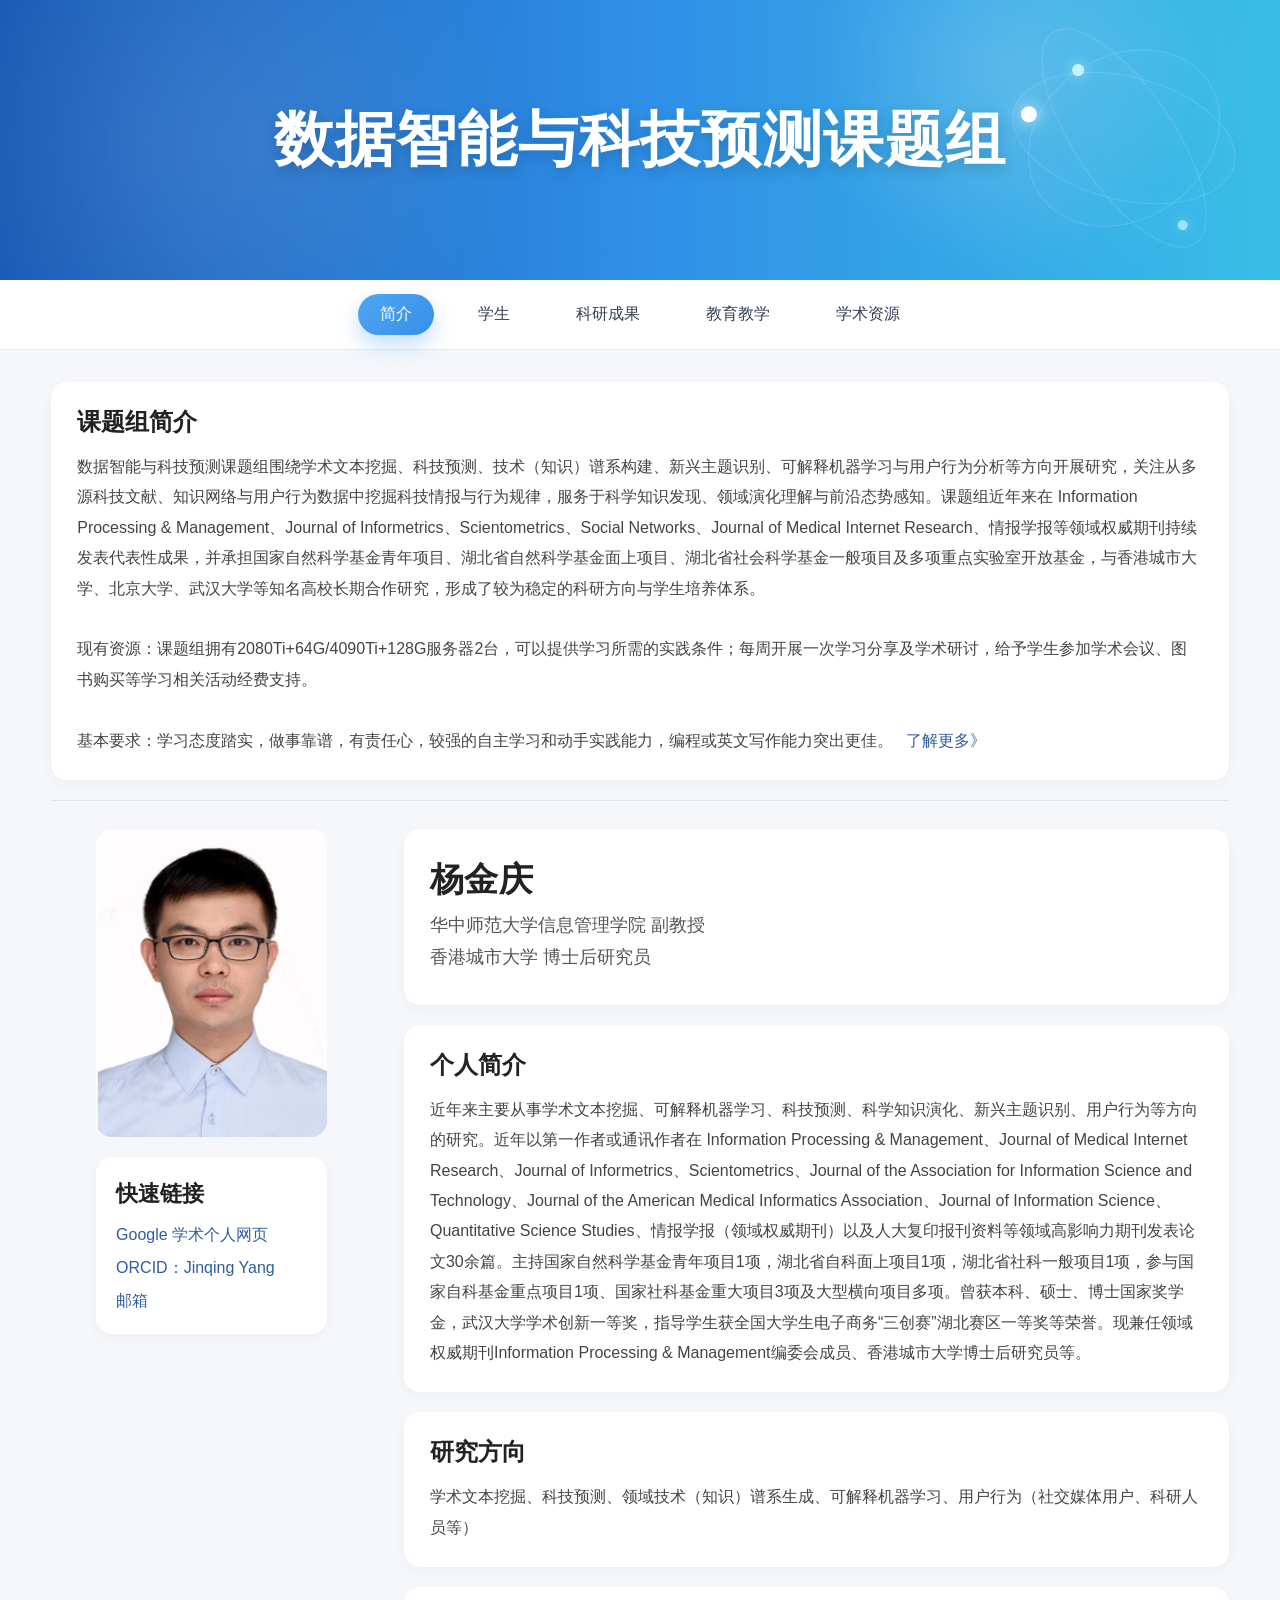
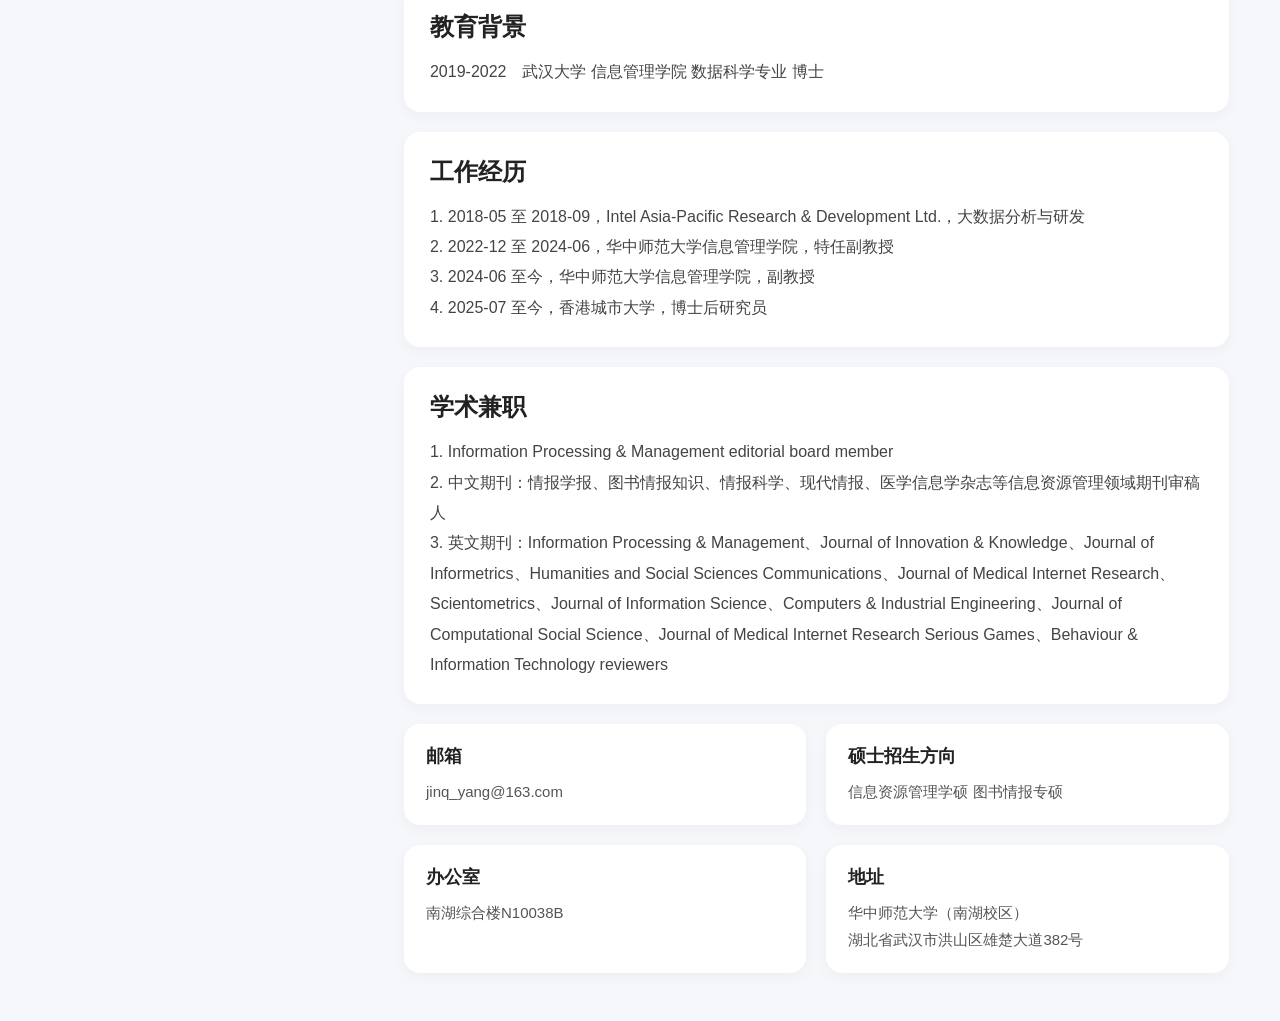
<file: index.html>
<!DOCTYPE html>
<html lang="zh-CN">
<head>
  <meta charset="UTF-8" />
  <meta name="viewport" content="width=device-width, initial-scale=1.0" />
  <title>简介 - 数据智能与科技预测课题组</title>
  <link rel="stylesheet" href="css/common.css" />
  <link rel="stylesheet" href="css/index.css" />
</head>
<body>

  <header class="site-header hero-header">
    <div class="hero-inner">
      <div class="hero-text">
        <h1>数据智能与科技预测课题组</h1>
      </div>

      <div class="hero-decoration" aria-hidden="true">
        <div class="tri-system">
          <div class="tri-core"></div>
          <div class="orbit orbit-a"></div>
          <div class="orbit orbit-b"></div>
          <div class="orbit orbit-c"></div>
          <div class="orbit-spin orbit-spin-a">
            <span class="star star-a"></span>
          </div>
          <div class="orbit-spin orbit-spin-b">
            <span class="star star-b"></span>
          </div>
          <div class="orbit-spin orbit-spin-c">
            <span class="star star-c"></span>
          </div>
        </div>
      </div>
    </div>
  </header>

  <nav class="navbar">
    <a href="index.html" class="current">简介</a>
    <a href="people.html">学生</a>
    <a href="research.html">科研成果</a>
    <a href="teaching.html">教育教学</a>
    <a href="resources.html">学术资源</a>
  </nav>

  <main class="container">

    <div class="group-intro-card hover-card">
      <h3>课题组简介</h3>
      <p>
        数据智能与科技预测课题组围绕学术文本挖掘、科技预测、技术（知识）谱系构建、新兴主题识别、可解释机器学习与用户行为分析等方向开展研究，关注从多源科技文献、知识网络与用户行为数据中挖掘科技情报与行为规律，服务于科学知识发现、领域演化理解与前沿态势感知。课题组近年来在 Information Processing &amp; Management、Journal of Informetrics、Scientometrics、Social Networks、Journal of Medical Internet Research、情报学报等领域权威期刊持续发表代表性成果，并承担国家自然科学基金青年项目、湖北省自然科学基金面上项目、湖北省社会科学基金一般项目及多项重点实验室开放基金，与香港城市大学、北京大学、武汉大学等知名高校长期合作研究，形成了较为稳定的科研方向与学生培养体系。<br><br>
        现有资源：课题组拥有2080Ti+64G/4090Ti+128G服务器2台，可以提供学习所需的实践条件；每周开展一次学习分享及学术研讨，给予学生参加学术会议、图书购买等学习相关活动经费支持。<br><br>
        基本要求：学习态度踏实，做事靠谱，有责任心，较强的自主学习和动手实践能力，编程或英文写作能力突出更佳。
        <span class="more-link" id="openGroupIntro">了解更多》</span>
      </p>
    </div>

    <div class="intro-divider"></div>

    <section class="intro-main">
      <div class="intro-left">
        <div class="teacher-photo">
          <img src="images/yangjinqing.png" alt="杨金庆照片">
        </div>

        <div class="quick-links-card hover-card">
          <h3>快速链接</h3>
          <ul>
            <li><a href="https://scholar.google.com/citations?hl=en&user=4vcPqGYAAAAJ" target="_blank" rel="noreferrer">Google 学术个人网页</a></li>
            <li><a href="https://orcid.org/0000-0002-2228-2462" target="_blank" rel="noreferrer">ORCID：Jinqing Yang</a></li>
            <li><button type="button" class="copy-email-btn" data-email="jinq_yang@163.com">邮箱</button></li>
          </ul>
        </div>
      </div>

      <div class="intro-right">

        <div class="teacher-basic hover-card">
          <h2>杨金庆</h2>
          <p class="teacher-title">华中师范大学信息管理学院 副教授</p>
          <p class="teacher-unit">香港城市大学 博士后研究员</p>
        </div>

        <div class="info-card hover-card">
          <h3>个人简介</h3>
          <p>
            近年来主要从事学术文本挖掘、可解释机器学习、科技预测、科学知识演化、新兴主题识别、用户行为等方向的研究。近年以第一作者或通讯作者在 Information Processing &amp; Management、Journal of Medical Internet Research、Journal of Informetrics、Scientometrics、Journal of the Association for Information Science and Technology、Journal of the American Medical Informatics Association、Journal of Information Science、Quantitative Science Studies、情报学报（领域权威期刊）以及人大复印报刊资料等领域高影响力期刊发表论文30余篇。主持国家自然科学基金青年项目1项，湖北省自科面上项目1项，湖北省社科一般项目1项，参与国家自科基金重点项目1项、国家社科基金重大项目3项及大型横向项目多项。曾获本科、硕士、博士国家奖学金，武汉大学学术创新一等奖，指导学生获全国大学生电子商务“三创赛”湖北赛区一等奖等荣誉。现兼任领域权威期刊Information Processing & Management编委会成员、香港城市大学博士后研究员等。
          </p>
        </div>

        <div class="info-card hover-card">
          <h3>研究方向</h3>
          <p>学术文本挖掘、科技预测、领域技术（知识）谱系生成、可解释机器学习、用户行为（社交媒体用户、科研人员等）</p>
        </div>

        <div class="info-card hover-card">
          <h3>教育背景</h3>
          <p>2019-2022　武汉大学 信息管理学院 数据科学专业 博士</p>
        </div>

        <div class="info-card hover-card">
          <h3>工作经历</h3>
          <p>
            1. 2018-05 至 2018-09，Intel Asia-Pacific Research &amp; Development Ltd.，大数据分析与研发<br>
            2. 2022-12 至 2024-06，华中师范大学信息管理学院，特任副教授<br>
            3. 2024-06 至今，华中师范大学信息管理学院，副教授<br>
            4. 2025-07 至今，香港城市大学，博士后研究员
          </p>
        </div>

        <div class="info-card hover-card">
          <h3>学术兼职</h3>
          <p>
            1. Information Processing &amp; Management editorial board member<br>
            2. 中文期刊：情报学报、图书情报知识、情报科学、现代情报、医学信息学杂志等信息资源管理领域期刊审稿人<br>
            3. 英文期刊：Information Processing &amp; Management、Journal of Innovation &amp; Knowledge、Journal of Informetrics、Humanities and Social Sciences Communications、Journal of Medical Internet Research、Scientometrics、Journal of Information Science、Computers &amp; Industrial Engineering、Journal of Computational Social Science、Journal of Medical Internet Research Serious Games、Behaviour &amp; Information Technology reviewers
          </p>
        </div>

        <div class="contact-grid">
          <div class="contact-box hover-card">
            <h4>邮箱</h4>
            <p><button type="button" class="copy-email-btn copy-email-inline" data-email="jinq_yang@163.com">jinq_yang@163.com</button></p>
          </div>

          <div class="contact-box hover-card">
            <h4>硕士招生方向</h4>
            <p>信息资源管理学硕 图书情报专硕</p>
          </div>

          <div class="contact-box hover-card">
            <h4>办公室</h4>
            <p>南湖综合楼N10038B</p>
          </div>

          <div class="contact-box hover-card">
            <h4>地址</h4>
            <p>华中师范大学（南湖校区）<br>湖北省武汉市洪山区雄楚大道382号</p>
          </div>
        </div>
      </div>
    </section>

  </main>

  <div class="modal-overlay" id="groupIntroModal">
    <div class="modal-box intro-modal-box">
      <button class="close-btn" id="closeGroupIntro">×</button>
      <h2>课题组科研活动图集</h2>
      <div class="modal-content">
        <p>
          这里展示课题组学习分享、学术研讨、会议交流与科研合作等活动图集。当前可先放置活动照片，后续补充真实图片后即可作为课题组科研活动展示窗口。
        </p>

        <div class="group-photo-row">
          <div class="group-photo-placeholder">学习分享</div>
          <div class="group-photo-placeholder">学术研讨</div>
          <div class="group-photo-placeholder">会议交流</div>
        </div>
      </div>
    </div>
  </div>

  <script src="js/hero-sync.js"></script>
  <script src="js/index.js"></script>
</body>
</html>
</file>
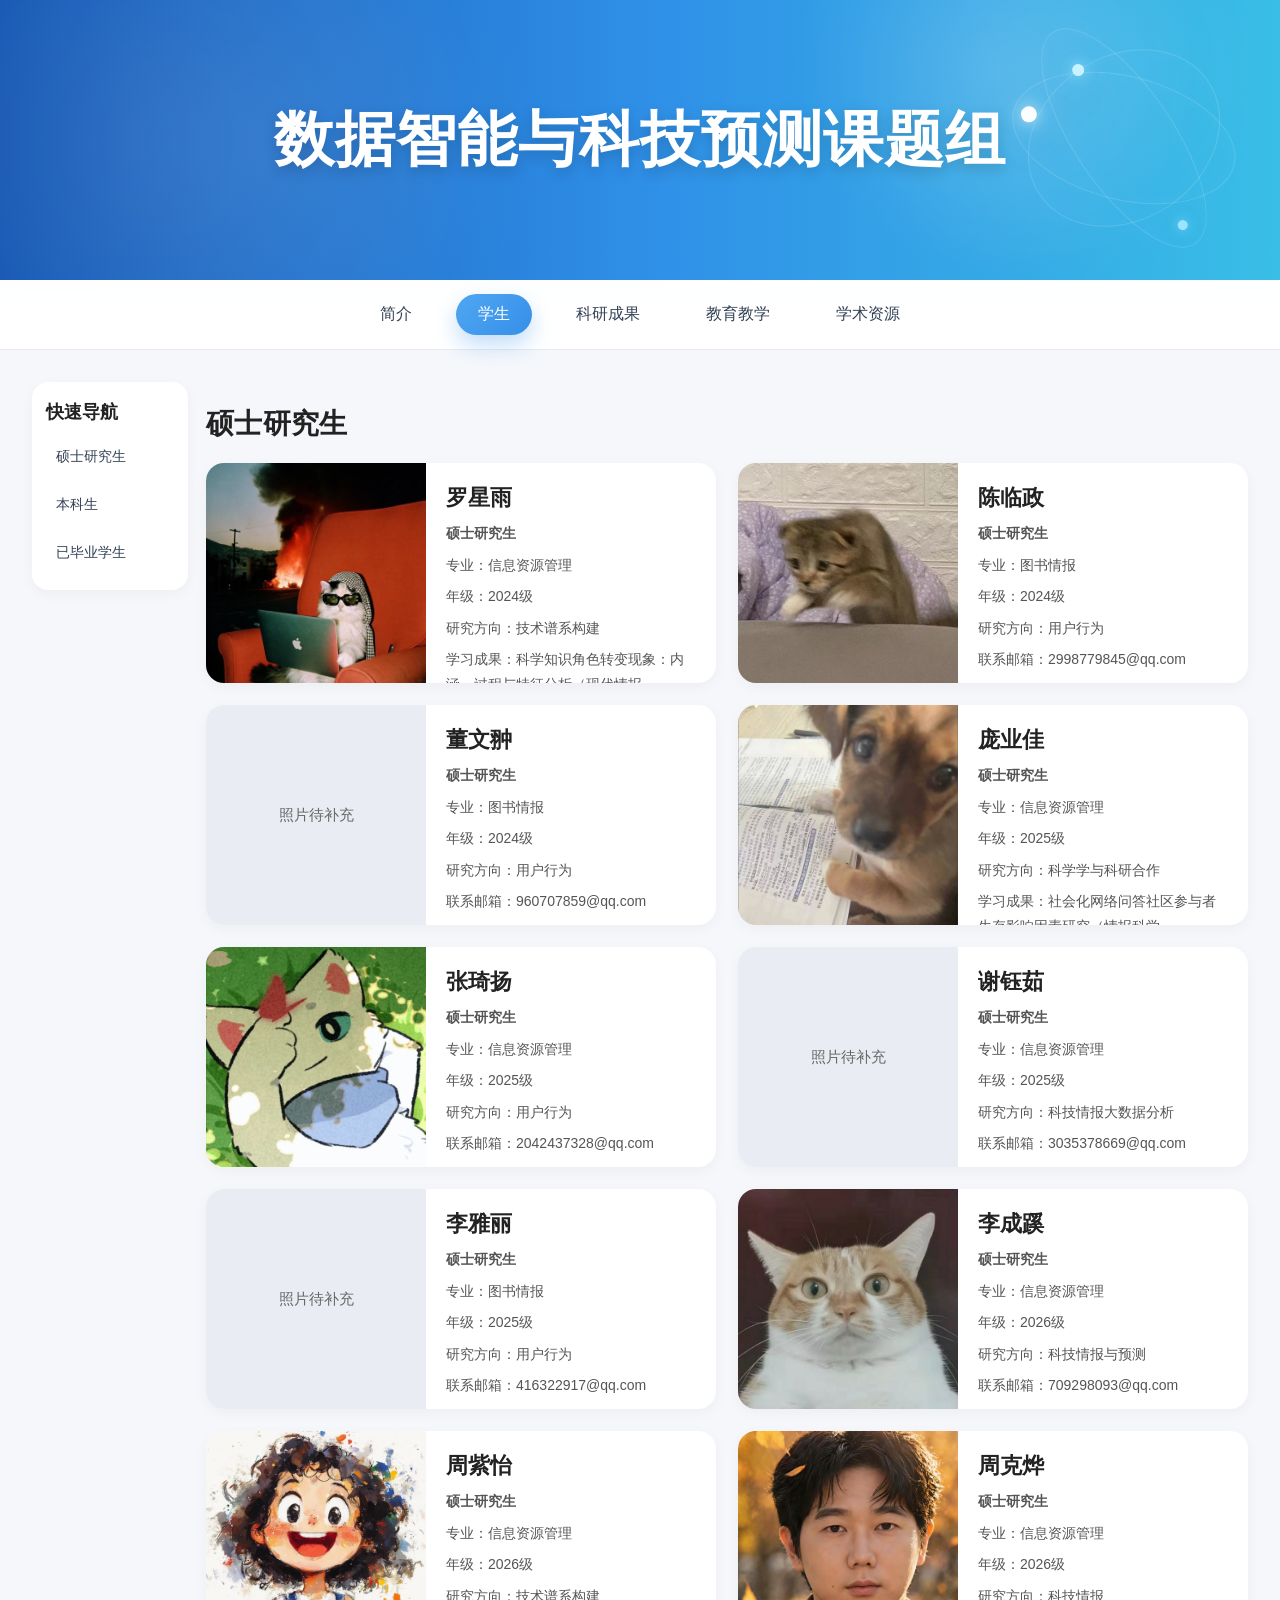
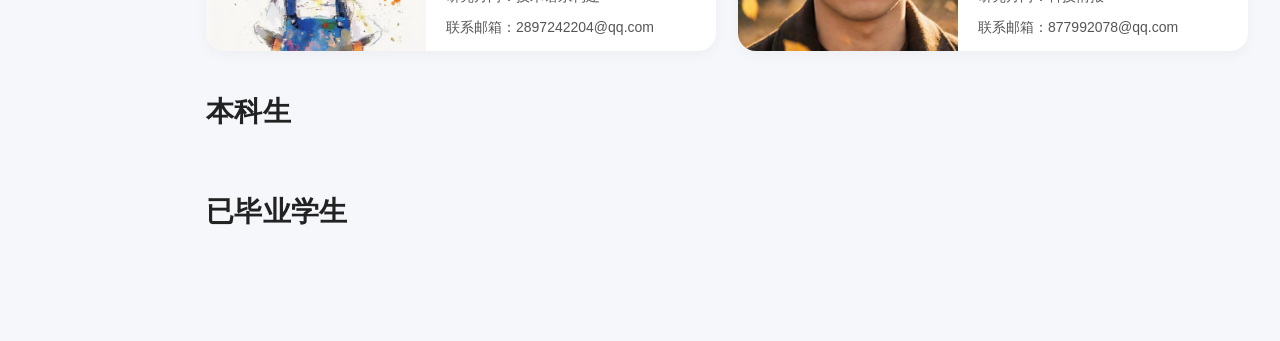
<file: people.html>
<!DOCTYPE html>
<html lang="zh-CN">
<head>
  <meta charset="UTF-8" />
  <meta name="viewport" content="width=device-width, initial-scale=1.0" />
  <title>学生 - 数据智能与科技预测课题组</title>
  <link rel="stylesheet" href="css/common.css" />
  <link rel="stylesheet" href="css/people.css" />
</head>
<body>

  <header class="site-header hero-header">
    <div class="hero-inner">
      <div class="hero-text">
        <h1>数据智能与科技预测课题组</h1>
      </div>

      <div class="hero-decoration" aria-hidden="true">
        <div class="tri-system">
          <div class="tri-core"></div>
          <div class="orbit orbit-a"></div>
          <div class="orbit orbit-b"></div>
          <div class="orbit orbit-c"></div>
          <div class="orbit-spin orbit-spin-a">
            <span class="star star-a"></span>
          </div>
          <div class="orbit-spin orbit-spin-b">
            <span class="star star-b"></span>
          </div>
          <div class="orbit-spin orbit-spin-c">
            <span class="star star-c"></span>
          </div>
        </div>
      </div>
    </div>
  </header>

  <nav class="navbar">
    <a href="index.html">简介</a>
    <a href="people.html" class="current">学生</a>
    <a href="research.html">科研成果</a>
    <a href="teaching.html">教育教学</a>
    <a href="resources.html">学术资源</a>
  </nav>

  <main class="container people-page">
    <aside class="side-nav">
      <h3>快速导航</h3>
      <ul>
        <li><a href="#master">硕士研究生</a></li>
        <li><a href="#undergrad">本科生</a></li>
        <li><a href="#alumni">已毕业学生</a></li>
      </ul>
    </aside>

    <section class="people-content">
      <section class="member-section" id="master">
        <h2>硕士研究生</h2>
        <div class="member-grid">
          <div class="member-card"
               data-name="罗星雨"
               data-role="硕士研究生"
               data-modal-photo="images/luoxingyu.png"
               data-summary="信息资源管理"
               data-papers="2024级"
               data-projects="技术谱系构建"
               data-service="科学知识角色转变现象：内涵、过程与特征分析（现代情报，2024）——https://kns.cnki.net/kcms2/article/abstract?v=H8HwaL3t0AvgijclbozGr60qNiQnD65nhuNtVP5P_fGY7XOKqy4Kmi5l_QTJX5jVTmiL95mgRePPlhhN-qYbOXwx2YEGHl97cPgdq-gYm4Oz36dKs2_6xpRk9Ts9mvpTltR9ctcU8qQNiuORijgulBErtU5HktK_s_Mams9a_qaRKKUOGeGGZg==&amp;uniplatform=NZKPT&amp;language=CHS&#10;&#10;How dissimilar synonyms affect the results of experiments based on fine-grained knowledge co-occurrence networks（Information Processing &amp; Management，2026）——https://webvpn.ccnu.edu.cn/https/77726476706e69737468656265737421e7e056d234336155700b8ca891472636a6d29e640e/science/article/pii/S0306457325002523"
               data-achievements='[{"title":"科学知识角色转变现象：内涵、过程与特征分析","meta":"现代情报，2024","link":"https://kns.cnki.net/kcms2/article/abstract?v=H8HwaL3t0AvgijclbozGr60qNiQnD65nhuNtVP5P_fGY7XOKqy4Kmi5l_QTJX5jVTmiL95mgRePPlhhN-qYbOXwx2YEGHl97cPgdq-gYm4Oz36dKs2_6xpRk9Ts9mvpTltR9ctcU8qQNiuORijgulBErtU5HktK_s_Mams9a_qaRKKUOGeGGZg==&uniplatform=NZKPT&language=CHS"},{"title":"How dissimilar synonyms affect the results of experiments based on fine-grained knowledge co-occurrence networks","meta":"Information Processing & Management，2026","link":"https://webvpn.ccnu.edu.cn/https/77726476706e69737468656265737421e7e056d234336155700b8ca891472636a6d29e640e/science/article/pii/S0306457325002523"}]'
               data-email="1549879824@qq.com">
            <div class="member-photo-square">
              <img src="images/luoxingyu.png" alt="罗星雨头像">
            </div>
            <div class="member-info">
              <h3>罗星雨</h3>
              <p class="member-role">硕士研究生</p>
              <p>专业：信息资源管理</p>
              <p>年级：2024级</p>
              <p>研究方向：技术谱系构建</p>
              <p>学习成果：科学知识角色转变现象：内涵、过程与特征分析（现代情报，2024）；How dissimilar synonyms affect the results of experiments based on fine-grained knowledge co-occurrence networks（Information Processing &amp; Management，2026）</p>
              <p>联系邮箱：1549879824@qq.com</p>
            </div>
          </div>

          <div class="member-card"
               data-name="陈临政"
               data-role="硕士研究生"
               data-modal-photo="images/chenlinzheng.png"
               data-summary="图书情报"
               data-papers="2024级"
               data-projects="用户行为"
               data-service=""
               data-achievements="[]"
               data-hide-achievement="1"
               data-email="2998779845@qq.com">
            <div class="member-photo-square">
              <img src="images/chenlinzheng.png" alt="陈临政头像">
            </div>
            <div class="member-info">
              <h3>陈临政</h3>
              <p class="member-role">硕士研究生</p>
              <p>专业：图书情报</p>
              <p>年级：2024级</p>
              <p>研究方向：用户行为</p>
              <p>联系邮箱：2998779845@qq.com</p>
            </div>
          </div>

          <div class="member-card"
               data-name="董文翀"
               data-role="硕士研究生"
               data-modal-photo=""
               data-summary="图书情报"
               data-papers="2024级"
               data-projects="用户行为"
               data-service=""
               data-achievements="[]"
               data-hide-achievement="1"
               data-email="960707859@qq.com">
            <div class="member-photo-square">照片待补充</div>
            <div class="member-info">
              <h3>董文翀</h3>
              <p class="member-role">硕士研究生</p>
              <p>专业：图书情报</p>
              <p>年级：2024级</p>
              <p>研究方向：用户行为</p>
              <p>联系邮箱：960707859@qq.com</p>
            </div>
          </div>

          <div class="member-card"
               data-name="庞业佳"
               data-role="硕士研究生"
               data-modal-photo="images/pangyejia.jpeg"
               data-summary="信息资源管理"
               data-papers="2025级"
               data-projects="科学学与科研合作"
               data-service="社会化网络问答社区参与者生存影响因素研究（情报科学，2025）——https://kns.cnki.net/kcms2/article/abstract?v=H8HwaL3t0AsneCWEdL8E-zw4wz-IOsV7waluAJ6U9Nddh9j6E750OAUNtYTOaWsNLhqIwVnSO06OfBTkPQWUMVONBwt1elNhAOHTsvfQ8JPjMKU5_E-c_F_yFkcf_vhStSrSj9PkZAZNsA9bDkK6cpnchtK-nTuNLgo3c8NsnQC449Zsg5DdIg==&amp;uniplatform=NZKPT&amp;language=CHS&#10;&#10;“问题—方法”关联视角下领域知识创新网络演化机制研究——以信息资源管理学科群为例（图书情报工作，2024）——https://kns.cnki.net/kcms2/article/abstract?v=H8HwaL3t0AvyFjWetBFKFKbmo5wQFzPux6WcHyFrBAQAMx8tCyCZyuu--vQR-Ra-px4bVUm1YESQPc1IcxL3_NtlaJ8Ddh4hYIb2Ea-pAKsQcnNDilCvkbkFqVl0Ghjl1IoN6Mda5aNFWxoWDRV-4Y0WJYSPMzrG31DKiVzej-srmKxjxHCNvg==&amp;uniplatform=NZKPT&amp;language=CHS"
               data-achievements='[{"title":"社会化网络问答社区参与者生存影响因素研究","meta":"情报科学，2025","link":"https://kns.cnki.net/kcms2/article/abstract?v=H8HwaL3t0AsneCWEdL8E-zw4wz-IOsV7waluAJ6U9Nddh9j6E750OAUNtYTOaWsNLhqIwVnSO06OfBTkPQWUMVONBwt1elNhAOHTsvfQ8JPjMKU5_E-c_F_yFkcf_vhStSrSj9PkZAZNsA9bDkK6cpnchtK-nTuNLgo3c8NsnQC449Zsg5DdIg==&uniplatform=NZKPT&language=CHS"},{"title":"“问题—方法”关联视角下领域知识创新网络演化机制研究——以信息资源管理学科群为例","meta":"图书情报工作，2024","link":"https://kns.cnki.net/kcms2/article/abstract?v=H8HwaL3t0AvyFjWetBFKFKbmo5wQFzPux6WcHyFrBAQAMx8tCyCZyuu--vQR-Ra-px4bVUm1YESQPc1IcxL3_NtlaJ8Ddh4hYIb2Ea-pAKsQcnNDilCvkbkFqVl0Ghjl1IoN6Mda5aNFWxoWDRV-4Y0WJYSPMzrG31DKiVzej-srmKxjxHCNvg==&uniplatform=NZKPT&language=CHS"}]'
               data-email="728198549@qq.com">
            <div class="member-photo-square">
              <img src="images/pangyejia.jpeg" alt="庞业佳头像">
            </div>
            <div class="member-info">
              <h3>庞业佳</h3>
              <p class="member-role">硕士研究生</p>
              <p>专业：信息资源管理</p>
              <p>年级：2025级</p>
              <p>研究方向：科学学与科研合作</p>
              <p>学习成果：社会化网络问答社区参与者生存影响因素研究（情报科学，2025）；“问题—方法”关联视角下领域知识创新网络演化机制研究——以信息资源管理学科群为例（图书情报工作，2024）</p>
              <p>联系邮箱：728198549@qq.com</p>
            </div>
          </div>

          <div class="member-card"
               data-name="张琦扬"
               data-role="硕士研究生"
               data-modal-photo="images/zhangqiyang.png"
               data-summary="信息资源管理"
               data-papers="2025级"
               data-projects="用户行为"
               data-service=""
               data-achievements="[]"
               data-hide-achievement="1"
               data-email="2042437328@qq.com">
            <div class="member-photo-square">
              <img src="images/zhangqiyang.png" alt="张琦扬头像">
            </div>
            <div class="member-info">
              <h3>张琦扬</h3>
              <p class="member-role">硕士研究生</p>
              <p>专业：信息资源管理</p>
              <p>年级：2025级</p>
              <p>研究方向：用户行为</p>
              <p>联系邮箱：2042437328@qq.com</p>
            </div>
          </div>

          <div class="member-card"
               data-name="谢钰茹"
               data-role="硕士研究生"
               data-modal-photo=""
               data-summary="信息资源管理"
               data-papers="2025级"
               data-projects="科技情报大数据分析"
               data-service=""
               data-achievements="[]"
               data-hide-achievement="1"
               data-email="3035378669@qq.com">
            <div class="member-photo-square">照片待补充</div>
            <div class="member-info">
              <h3>谢钰茹</h3>
              <p class="member-role">硕士研究生</p>
              <p>专业：信息资源管理</p>
              <p>年级：2025级</p>
              <p>研究方向：科技情报大数据分析</p>
              <p>联系邮箱：3035378669@qq.com</p>
            </div>
          </div>

          <div class="member-card"
               data-name="李雅丽"
               data-role="硕士研究生"
               data-modal-photo=""
               data-summary="图书情报"
               data-papers="2025级"
               data-projects="用户行为"
               data-service=""
               data-achievements="[]"
               data-hide-achievement="1"
               data-email="416322917@qq.com">
            <div class="member-photo-square">照片待补充</div>
            <div class="member-info">
              <h3>李雅丽</h3>
              <p class="member-role">硕士研究生</p>
              <p>专业：图书情报</p>
              <p>年级：2025级</p>
              <p>研究方向：用户行为</p>
              <p>联系邮箱：416322917@qq.com</p>
            </div>
          </div>

          <div class="member-card"
               data-name="李成蹊"
               data-role="硕士研究生"
               data-modal-photo="images/lichengxi.jpg"
               data-summary="信息资源管理"
               data-papers="2026级"
               data-projects="科技情报与预测"
               data-service=""
               data-achievements="[]"
               data-hide-achievement="1"
               data-email="709298093@qq.com">
            <div class="member-photo-square">
              <img src="images/lichengxi.jpg" alt="李成蹊头像">
            </div>
            <div class="member-info">
              <h3>李成蹊</h3>
              <p class="member-role">硕士研究生</p>
              <p>专业：信息资源管理</p>
              <p>年级：2026级</p>
              <p>研究方向：科技情报与预测</p>
              <p>联系邮箱：709298093@qq.com</p>
            </div>
          </div>

          <div class="member-card"
               data-name="周紫怡"
               data-role="硕士研究生"
               data-modal-photo="images/zhouziyi.png"
               data-summary="信息资源管理"
               data-papers="2026级"
               data-projects="技术谱系构建"
               data-service=""
               data-achievements="[]"
               data-hide-achievement="1"
               data-email="2897242204@qq.com">
            <div class="member-photo-square">
              <img src="images/zhouziyi.png" alt="周紫怡头像">
            </div>
            <div class="member-info">
              <h3>周紫怡</h3>
              <p class="member-role">硕士研究生</p>
              <p>专业：信息资源管理</p>
              <p>年级：2026级</p>
              <p>研究方向：技术谱系构建</p>
              <p>联系邮箱：2897242204@qq.com</p>
            </div>
          </div>

          <div class="member-card"
               data-name="周克烨"
               data-role="硕士研究生"
               data-modal-photo="images/zhoukeye.png"
               data-summary="信息资源管理"
               data-papers="2026级"
               data-projects="科技情报"
               data-service=""
               data-achievements="[]"
               data-hide-achievement="1"
               data-email="877992078@qq.com">
            <div class="member-photo-square">
              <img src="images/zhoukeye.png" alt="周克烨头像">
            </div>
            <div class="member-info">
              <h3>周克烨</h3>
              <p class="member-role">硕士研究生</p>
              <p>专业：信息资源管理</p>
              <p>年级：2026级</p>
              <p>研究方向：科技情报</p>
              <p>联系邮箱：877992078@qq.com</p>
            </div>
          </div>
        </div>
      </section>

      <section class="member-section" id="undergrad">
        <h2>本科生</h2>
        <div class="member-grid"></div>
      </section>

      <section class="member-section" id="alumni">
        <h2>已毕业学生</h2>
        <div class="member-grid"></div>
      </section>
    </section>
  </main>

  <div class="modal-overlay" id="memberModal">
    <div class="modal-box">
      <button class="close-btn" id="closeModal">×</button>
      <div class="modal-photo" id="modalPhoto">照片待补充</div>
      <h2 id="modalName">学生姓名</h2>
      <p id="modalRole">硕士研究生</p>

      <div class="modal-content">
        <div class="modal-block">
          <h3>专业</h3>
          <p id="modalSummary">信息资源管理</p>
        </div>

        <div class="modal-block">
          <h3>年级</h3>
          <p id="modalPapers">2024级</p>
        </div>

        <div class="modal-block">
          <h3>研究方向</h3>
          <p id="modalProjects">技术谱系构建</p>
        </div>

        <div class="modal-block">
          <h3>学习成果</h3>
          <p id="modalService">后续补充</p>
        </div>

        <div class="modal-block">
          <h3>联系邮箱</h3>
          <p id="modalEmail">example@example.com</p>
        </div>
      </div>
    </div>
  </div>

  <script src="js/hero-sync.js?v=20260428a"></script>
  <script src="js/people.js?v=20260428a"></script>
</body>
</html>
</file>
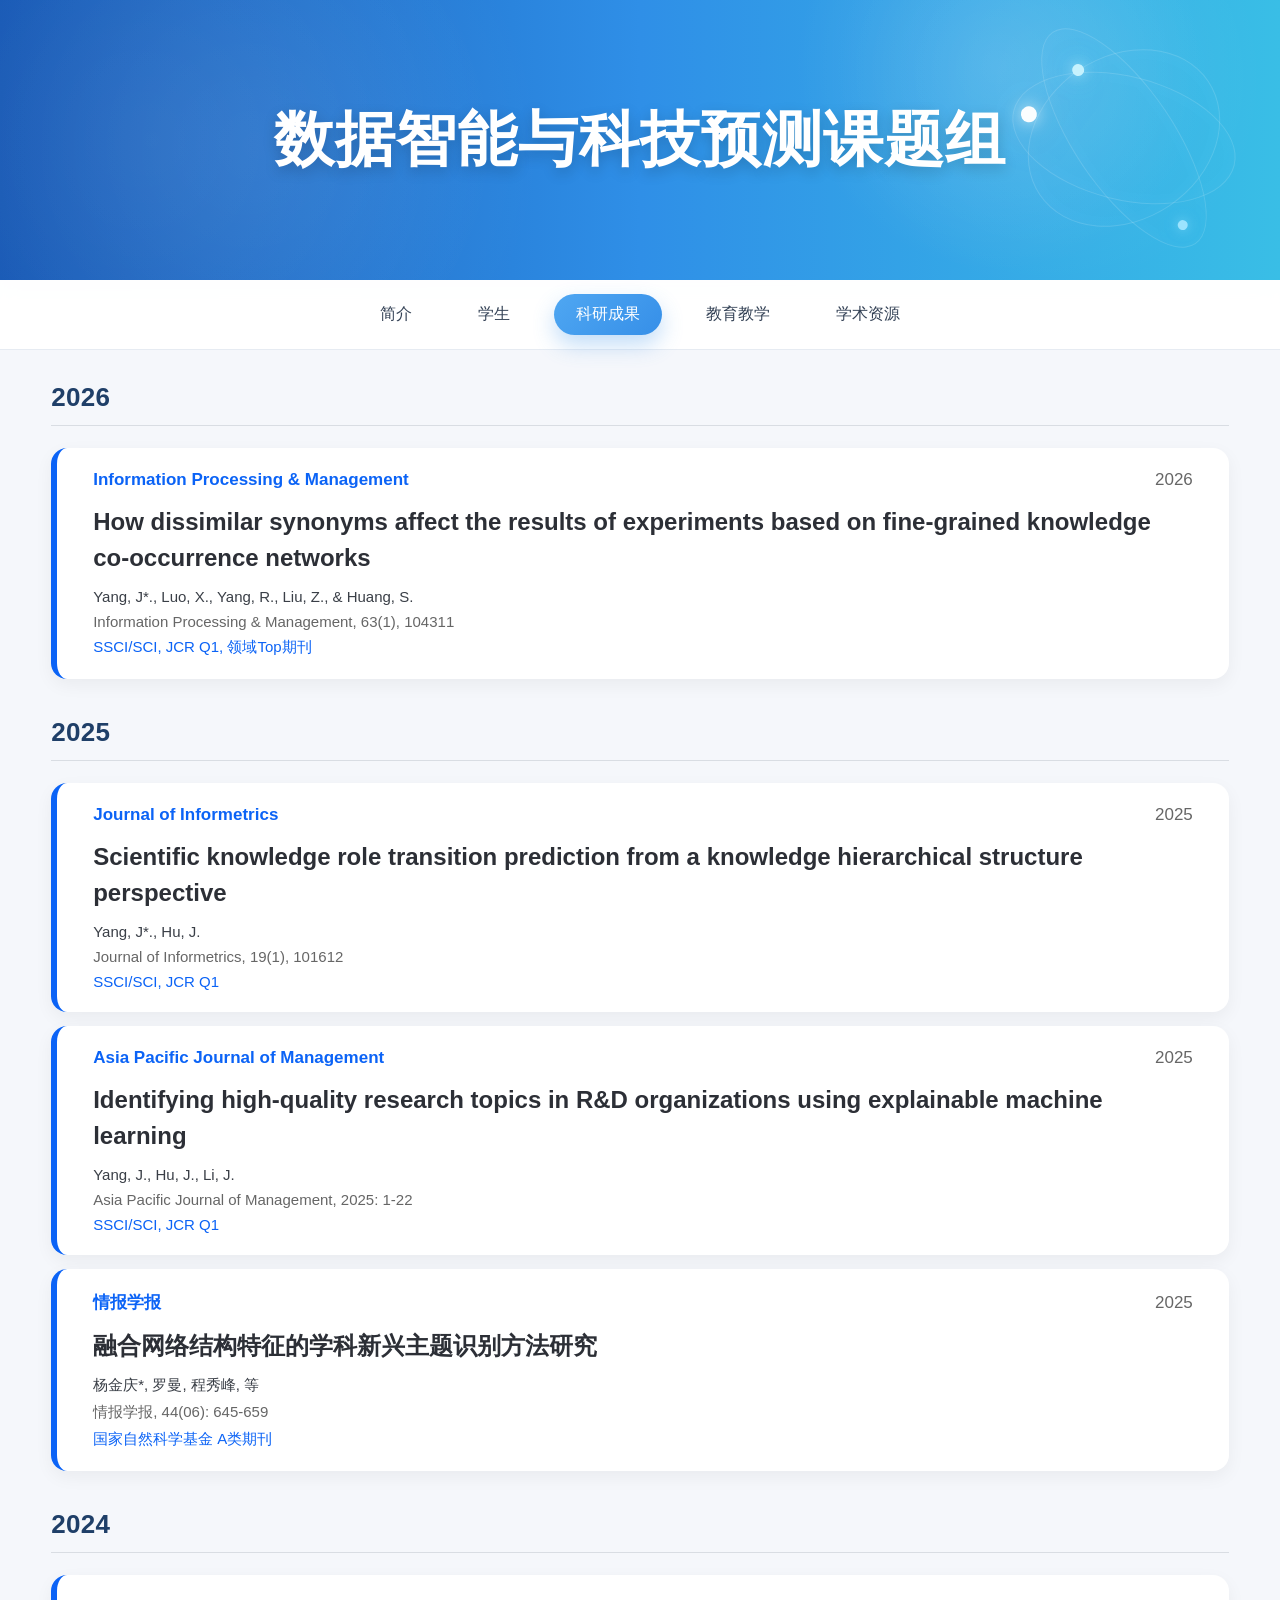
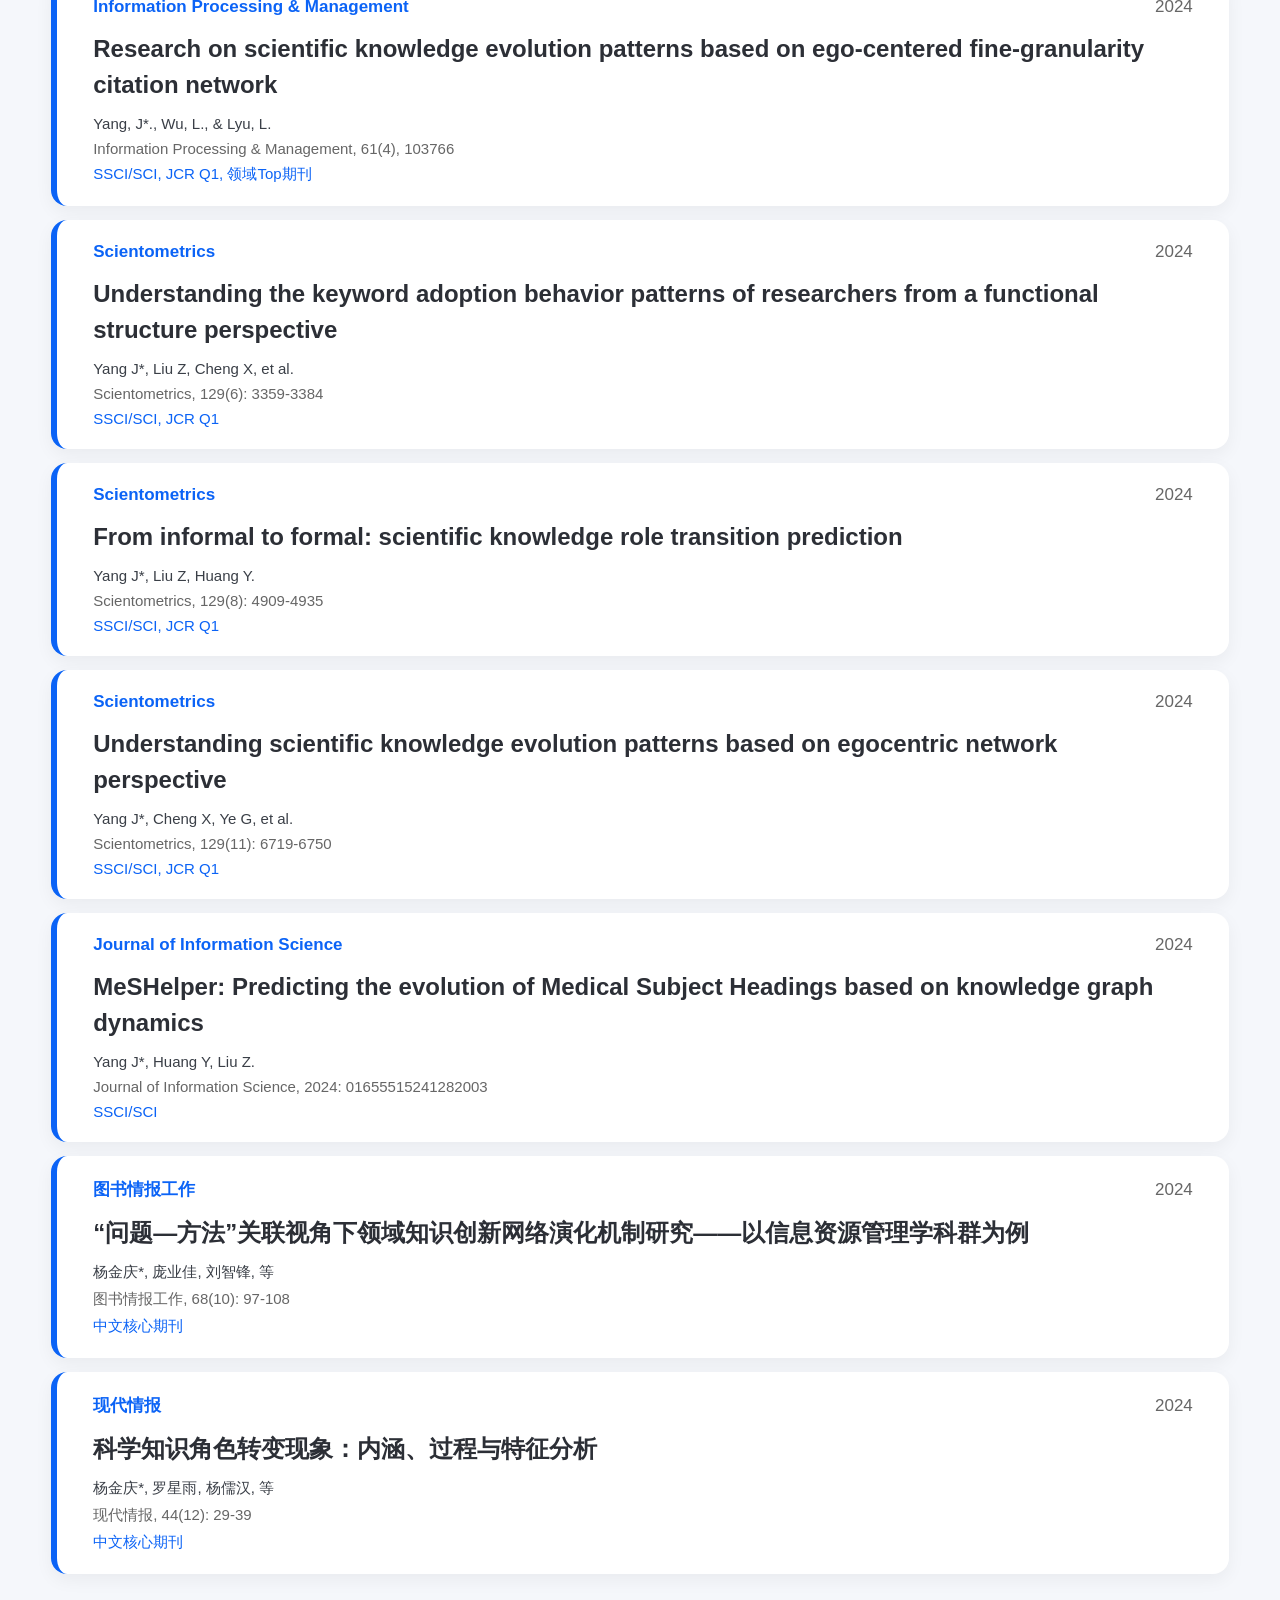
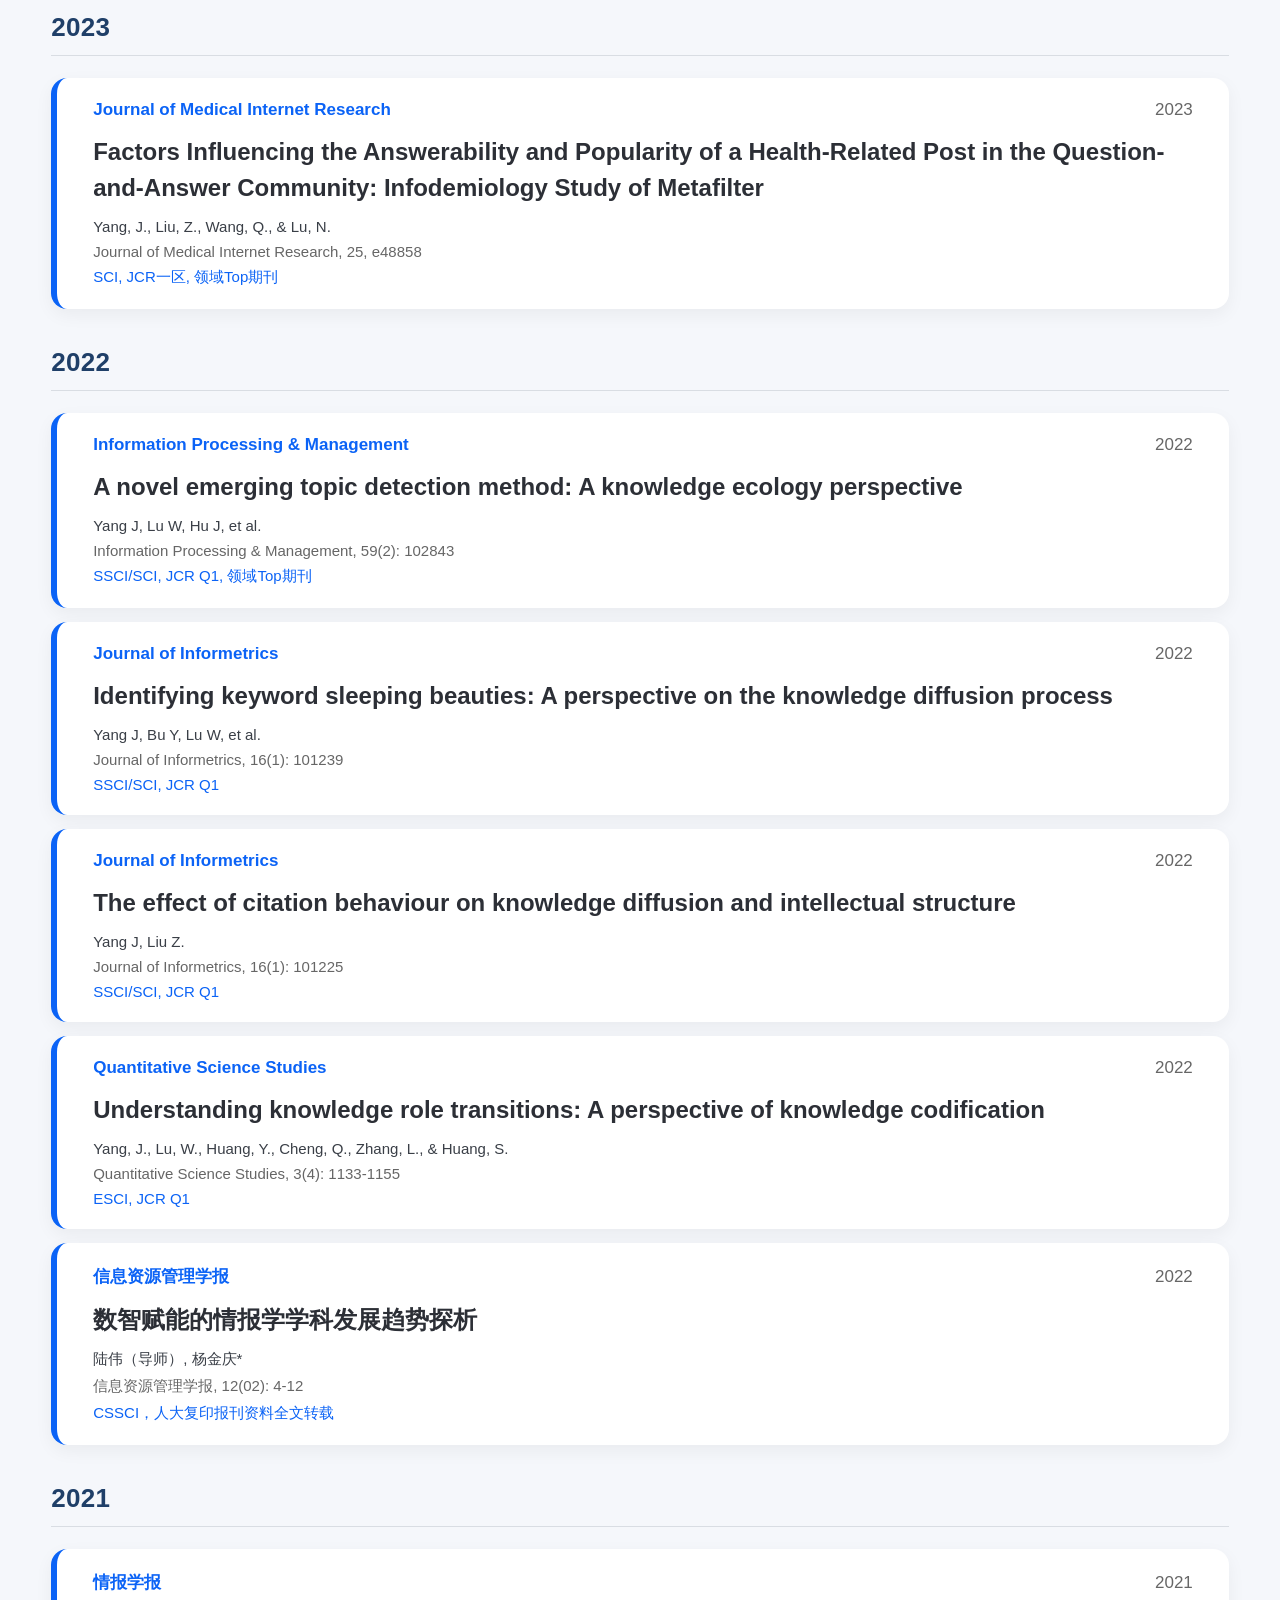
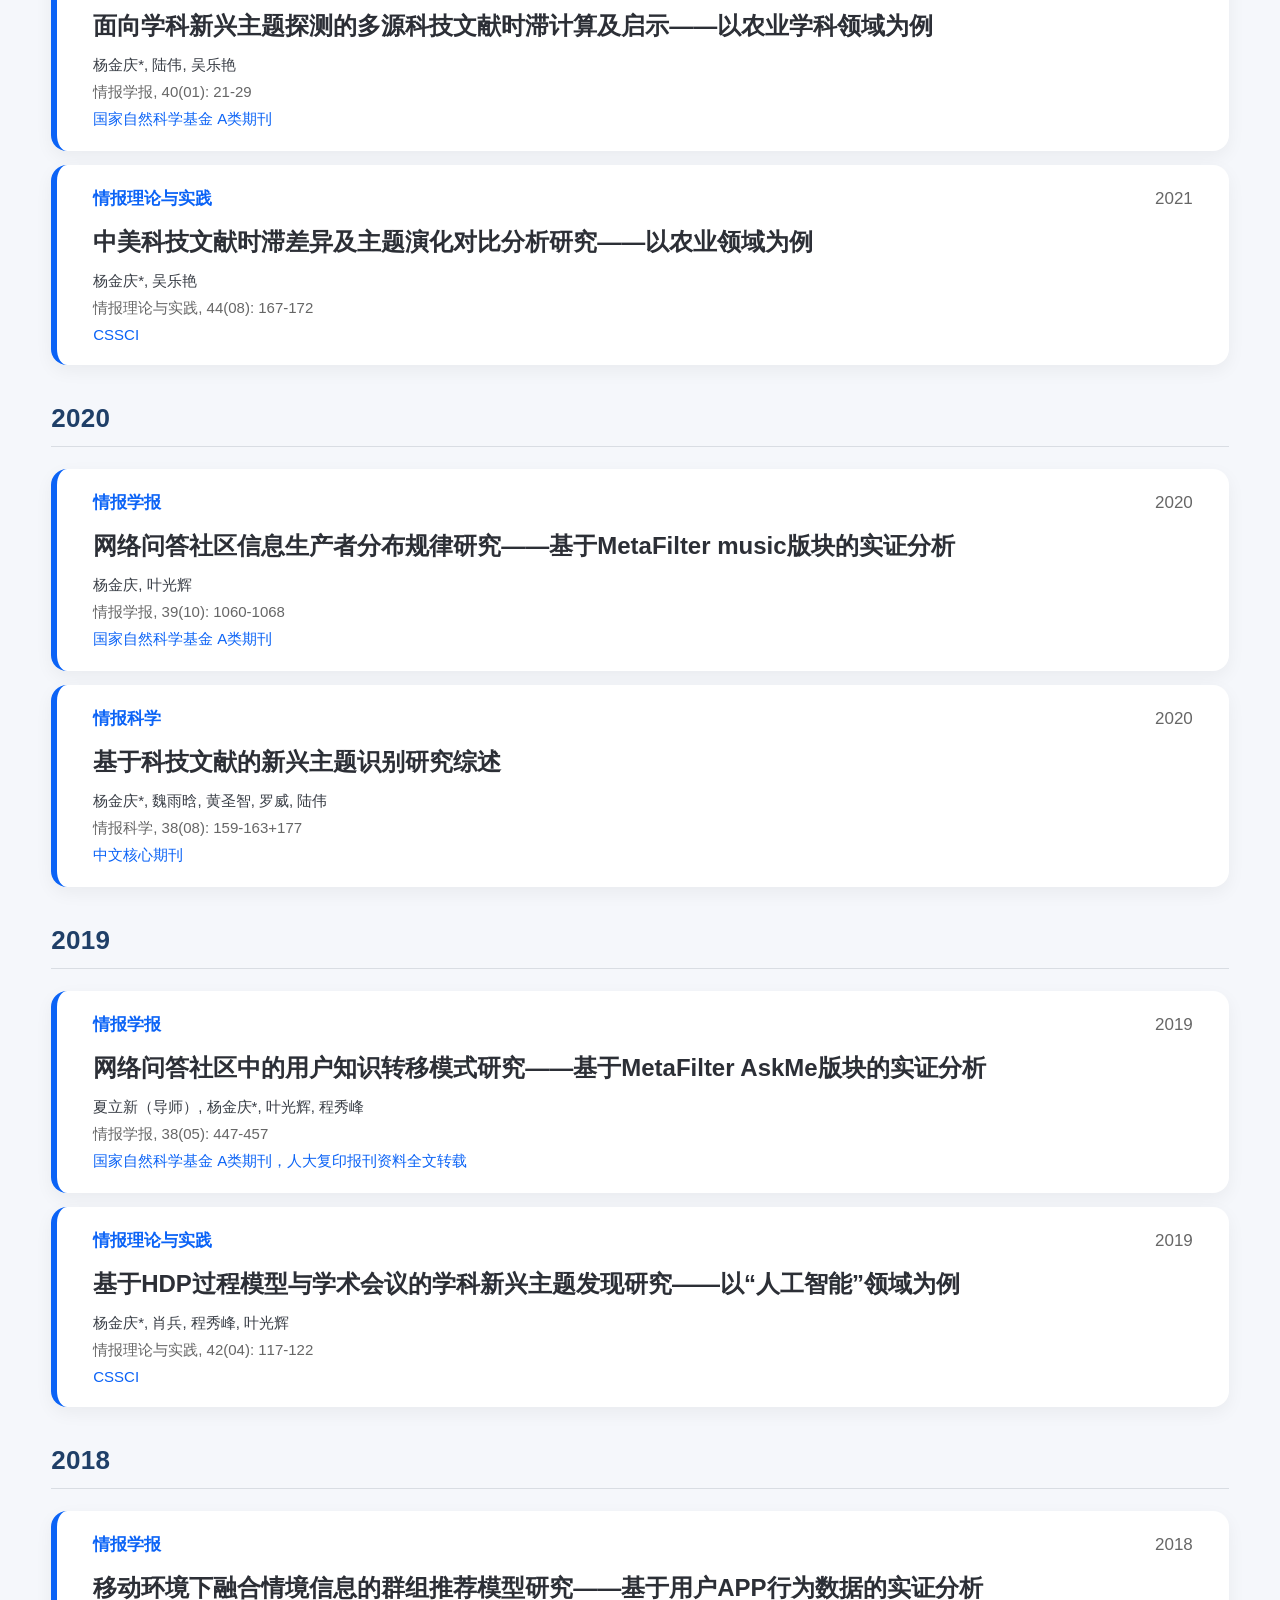
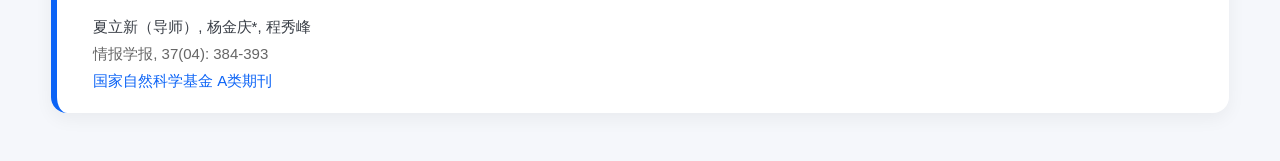
<file: research.html>
<!DOCTYPE html>
<html lang="zh-CN">
<head>
  <meta charset="UTF-8" />
  <meta name="viewport" content="width=device-width, initial-scale=1.0" />
  <title>科研成果 - 数据智能与科技预测课题组</title>
  <link rel="stylesheet" href="css/common.css" />
  <link rel="stylesheet" href="css/research.css" />
</head>
<body>

<header class="site-header hero-header">
    <div class="hero-inner">
      <div class="hero-text">
        <h1>数据智能与科技预测课题组</h1>
      </div>

      <div class="hero-decoration" aria-hidden="true">
        <div class="tri-system">
          <div class="tri-core"></div>
          <div class="orbit orbit-a"></div>
          <div class="orbit orbit-b"></div>
          <div class="orbit orbit-c"></div>
          <div class="orbit-spin orbit-spin-a">
            <span class="star star-a"></span>
          </div>
          <div class="orbit-spin orbit-spin-b">
            <span class="star star-b"></span>
          </div>
          <div class="orbit-spin orbit-spin-c">
            <span class="star star-c"></span>
          </div>
        </div>
      </div>
    </div>
  </header>

  <nav class="navbar">
    <a href="index.html">简介</a>
    <a href="people.html">学生</a>
    <a href="research.html" class="current">科研成果</a>
    <a href="teaching.html">教育教学</a>
    <a href="resources.html">学术资源</a>
  </nav>

  <main class="container">
    <section class="year-block">
      <h2 class="year-title">2026</h2>

      <div class="paper-card">
        <div class="paper-top">
          <span class="journal-name">Information Processing &amp; Management</span>
          <span class="paper-year">2026</span>
        </div>
        <h3 class="paper-title">How dissimilar synonyms affect the results of experiments based on fine-grained knowledge co-occurrence networks</h3>
        <p class="paper-authors">Yang, J*., Luo, X., Yang, R., Liu, Z., &amp; Huang, S.</p>
        <p class="paper-source">Information Processing &amp; Management, 63(1), 104311</p>
        <p class="paper-tag">SSCI/SCI, JCR Q1, 领域Top期刊</p>
      </div>
    </section>

    <section class="year-block">
      <h2 class="year-title">2025</h2>

      <div class="paper-card">
        <div class="paper-top">
          <span class="journal-name">Journal of Informetrics</span>
          <span class="paper-year">2025</span>
        </div>
        <h3 class="paper-title">Scientific knowledge role transition prediction from a knowledge hierarchical structure perspective</h3>
        <p class="paper-authors">Yang, J*., Hu, J.</p>
        <p class="paper-source">Journal of Informetrics, 19(1), 101612</p>
        <p class="paper-tag">SSCI/SCI, JCR Q1</p>
      </div>

      <div class="paper-card">
        <div class="paper-top">
          <span class="journal-name">Asia Pacific Journal of Management</span>
          <span class="paper-year">2025</span>
        </div>
        <h3 class="paper-title">Identifying high-quality research topics in R&amp;D organizations using explainable machine learning</h3>
        <p class="paper-authors">Yang, J., Hu, J., Li, J.</p>
        <p class="paper-source">Asia Pacific Journal of Management, 2025: 1-22</p>
        <p class="paper-tag">SSCI/SCI, JCR Q1</p>
      </div>

      <div class="paper-card">
        <div class="paper-top">
          <span class="journal-name">情报学报</span>
          <span class="paper-year">2025</span>
        </div>
        <h3 class="paper-title">融合网络结构特征的学科新兴主题识别方法研究</h3>
        <p class="paper-authors">杨金庆*, 罗曼, 程秀峰, 等</p>
        <p class="paper-source">情报学报, 44(06): 645-659</p>
        <p class="paper-tag">国家自然科学基金 A类期刊</p>
      </div>
    </section>

    <section class="year-block">
      <h2 class="year-title">2024</h2>

      <div class="paper-card">
        <div class="paper-top">
          <span class="journal-name">Information Processing &amp; Management</span>
          <span class="paper-year">2024</span>
        </div>
        <h3 class="paper-title">Research on scientific knowledge evolution patterns based on ego-centered fine-granularity citation network</h3>
        <p class="paper-authors">Yang, J*., Wu, L., &amp; Lyu, L.</p>
        <p class="paper-source">Information Processing &amp; Management, 61(4), 103766</p>
        <p class="paper-tag">SSCI/SCI, JCR Q1, 领域Top期刊</p>
      </div>

      <div class="paper-card">
        <div class="paper-top">
          <span class="journal-name">Scientometrics</span>
          <span class="paper-year">2024</span>
        </div>
        <h3 class="paper-title">Understanding the keyword adoption behavior patterns of researchers from a functional structure perspective</h3>
        <p class="paper-authors">Yang J*, Liu Z, Cheng X, et al.</p>
        <p class="paper-source">Scientometrics, 129(6): 3359-3384</p>
        <p class="paper-tag">SSCI/SCI, JCR Q1</p>
      </div>

      <div class="paper-card">
        <div class="paper-top">
          <span class="journal-name">Scientometrics</span>
          <span class="paper-year">2024</span>
        </div>
        <h3 class="paper-title">From informal to formal: scientific knowledge role transition prediction</h3>
        <p class="paper-authors">Yang J*, Liu Z, Huang Y.</p>
        <p class="paper-source">Scientometrics, 129(8): 4909-4935</p>
        <p class="paper-tag">SSCI/SCI, JCR Q1</p>
      </div>

      <div class="paper-card">
        <div class="paper-top">
          <span class="journal-name">Scientometrics</span>
          <span class="paper-year">2024</span>
        </div>
        <h3 class="paper-title">Understanding scientific knowledge evolution patterns based on egocentric network perspective</h3>
        <p class="paper-authors">Yang J*, Cheng X, Ye G, et al.</p>
        <p class="paper-source">Scientometrics, 129(11): 6719-6750</p>
        <p class="paper-tag">SSCI/SCI, JCR Q1</p>
      </div>

      <div class="paper-card">
        <div class="paper-top">
          <span class="journal-name">Journal of Information Science</span>
          <span class="paper-year">2024</span>
        </div>
        <h3 class="paper-title">MeSHelper: Predicting the evolution of Medical Subject Headings based on knowledge graph dynamics</h3>
        <p class="paper-authors">Yang J*, Huang Y, Liu Z.</p>
        <p class="paper-source">Journal of Information Science, 2024: 01655515241282003</p>
        <p class="paper-tag">SSCI/SCI</p>
      </div>

      <div class="paper-card">
        <div class="paper-top">
          <span class="journal-name">图书情报工作</span>
          <span class="paper-year">2024</span>
        </div>
        <h3 class="paper-title">“问题—方法”关联视角下领域知识创新网络演化机制研究——以信息资源管理学科群为例</h3>
        <p class="paper-authors">杨金庆*, 庞业佳, 刘智锋, 等</p>
        <p class="paper-source">图书情报工作, 68(10): 97-108</p>
        <p class="paper-tag">中文核心期刊</p>
      </div>

      <div class="paper-card">
        <div class="paper-top">
          <span class="journal-name">现代情报</span>
          <span class="paper-year">2024</span>
        </div>
        <h3 class="paper-title">科学知识角色转变现象：内涵、过程与特征分析</h3>
        <p class="paper-authors">杨金庆*, 罗星雨, 杨儒汉, 等</p>
        <p class="paper-source">现代情报, 44(12): 29-39</p>
        <p class="paper-tag">中文核心期刊</p>
      </div>
    </section>

    <section class="year-block">
      <h2 class="year-title">2023</h2>

      <div class="paper-card">
        <div class="paper-top">
          <span class="journal-name">Journal of Medical Internet Research</span>
          <span class="paper-year">2023</span>
        </div>
        <h3 class="paper-title">Factors Influencing the Answerability and Popularity of a Health-Related Post in the Question-and-Answer Community: Infodemiology Study of Metafilter</h3>
        <p class="paper-authors">Yang, J., Liu, Z., Wang, Q., &amp; Lu, N.</p>
        <p class="paper-source">Journal of Medical Internet Research, 25, e48858</p>
        <p class="paper-tag">SCI, JCR一区, 领域Top期刊</p>
      </div>
    </section>

    <section class="year-block">
      <h2 class="year-title">2022</h2>

      <div class="paper-card">
        <div class="paper-top">
          <span class="journal-name">Information Processing &amp; Management</span>
          <span class="paper-year">2022</span>
        </div>
        <h3 class="paper-title">A novel emerging topic detection method: A knowledge ecology perspective</h3>
        <p class="paper-authors">Yang J, Lu W, Hu J, et al.</p>
        <p class="paper-source">Information Processing &amp; Management, 59(2): 102843</p>
        <p class="paper-tag">SSCI/SCI, JCR Q1, 领域Top期刊</p>
      </div>

      <div class="paper-card">
        <div class="paper-top">
          <span class="journal-name">Journal of Informetrics</span>
          <span class="paper-year">2022</span>
        </div>
        <h3 class="paper-title">Identifying keyword sleeping beauties: A perspective on the knowledge diffusion process</h3>
        <p class="paper-authors">Yang J, Bu Y, Lu W, et al.</p>
        <p class="paper-source">Journal of Informetrics, 16(1): 101239</p>
        <p class="paper-tag">SSCI/SCI, JCR Q1</p>
      </div>

      <div class="paper-card">
        <div class="paper-top">
          <span class="journal-name">Journal of Informetrics</span>
          <span class="paper-year">2022</span>
        </div>
        <h3 class="paper-title">The effect of citation behaviour on knowledge diffusion and intellectual structure</h3>
        <p class="paper-authors">Yang J, Liu Z.</p>
        <p class="paper-source">Journal of Informetrics, 16(1): 101225</p>
        <p class="paper-tag">SSCI/SCI, JCR Q1</p>
      </div>

      <div class="paper-card">
        <div class="paper-top">
          <span class="journal-name">Quantitative Science Studies</span>
          <span class="paper-year">2022</span>
        </div>
        <h3 class="paper-title">Understanding knowledge role transitions: A perspective of knowledge codification</h3>
        <p class="paper-authors">Yang, J., Lu, W., Huang, Y., Cheng, Q., Zhang, L., &amp; Huang, S.</p>
        <p class="paper-source">Quantitative Science Studies, 3(4): 1133-1155</p>
        <p class="paper-tag">ESCI, JCR Q1</p>
      </div>

      <div class="paper-card">
        <div class="paper-top">
          <span class="journal-name">信息资源管理学报</span>
          <span class="paper-year">2022</span>
        </div>
        <h3 class="paper-title">数智赋能的情报学学科发展趋势探析</h3>
        <p class="paper-authors">陆伟（导师）, 杨金庆*</p>
        <p class="paper-source">信息资源管理学报, 12(02): 4-12</p>
        <p class="paper-tag">CSSCI，人大复印报刊资料全文转载</p>
      </div>
    </section>

    <section class="year-block">
      <h2 class="year-title">2021</h2>

      <div class="paper-card">
        <div class="paper-top">
          <span class="journal-name">情报学报</span>
          <span class="paper-year">2021</span>
        </div>
        <h3 class="paper-title">面向学科新兴主题探测的多源科技文献时滞计算及启示——以农业学科领域为例</h3>
        <p class="paper-authors">杨金庆*, 陆伟, 吴乐艳</p>
        <p class="paper-source">情报学报, 40(01): 21-29</p>
        <p class="paper-tag">国家自然科学基金 A类期刊</p>
      </div>

      <div class="paper-card">
        <div class="paper-top">
          <span class="journal-name">情报理论与实践</span>
          <span class="paper-year">2021</span>
        </div>
        <h3 class="paper-title">中美科技文献时滞差异及主题演化对比分析研究——以农业领域为例</h3>
        <p class="paper-authors">杨金庆*, 吴乐艳</p>
        <p class="paper-source">情报理论与实践, 44(08): 167-172</p>
        <p class="paper-tag">CSSCI</p>
      </div>
    </section>

    <section class="year-block">
      <h2 class="year-title">2020</h2>

      <div class="paper-card">
        <div class="paper-top">
          <span class="journal-name">情报学报</span>
          <span class="paper-year">2020</span>
        </div>
        <h3 class="paper-title">网络问答社区信息生产者分布规律研究——基于MetaFilter music版块的实证分析</h3>
        <p class="paper-authors">杨金庆, 叶光辉</p>
        <p class="paper-source">情报学报, 39(10): 1060-1068</p>
        <p class="paper-tag">国家自然科学基金 A类期刊</p>
      </div>

      <div class="paper-card">
        <div class="paper-top">
          <span class="journal-name">情报科学</span>
          <span class="paper-year">2020</span>
        </div>
        <h3 class="paper-title">基于科技文献的新兴主题识别研究综述</h3>
        <p class="paper-authors">杨金庆*, 魏雨晗, 黄圣智, 罗威, 陆伟</p>
        <p class="paper-source">情报科学, 38(08): 159-163+177</p>
        <p class="paper-tag">中文核心期刊</p>
      </div>
    </section>

    <section class="year-block">
      <h2 class="year-title">2019</h2>

      <div class="paper-card">
        <div class="paper-top">
          <span class="journal-name">情报学报</span>
          <span class="paper-year">2019</span>
        </div>
        <h3 class="paper-title">网络问答社区中的用户知识转移模式研究——基于MetaFilter AskMe版块的实证分析</h3>
        <p class="paper-authors">夏立新（导师）, 杨金庆*, 叶光辉, 程秀峰</p>
        <p class="paper-source">情报学报, 38(05): 447-457</p>
        <p class="paper-tag">国家自然科学基金 A类期刊，人大复印报刊资料全文转载</p>
      </div>

      <div class="paper-card">
        <div class="paper-top">
          <span class="journal-name">情报理论与实践</span>
          <span class="paper-year">2019</span>
        </div>
        <h3 class="paper-title">基于HDP过程模型与学术会议的学科新兴主题发现研究——以“人工智能”领域为例</h3>
        <p class="paper-authors">杨金庆*, 肖兵, 程秀峰, 叶光辉</p>
        <p class="paper-source">情报理论与实践, 42(04): 117-122</p>
        <p class="paper-tag">CSSCI</p>
      </div>
    </section>

    <section class="year-block">
      <h2 class="year-title">2018</h2>

      <div class="paper-card">
        <div class="paper-top">
          <span class="journal-name">情报学报</span>
          <span class="paper-year">2018</span>
        </div>
        <h3 class="paper-title">移动环境下融合情境信息的群组推荐模型研究——基于用户APP行为数据的实证分析</h3>
        <p class="paper-authors">夏立新（导师）, 杨金庆*, 程秀峰</p>
        <p class="paper-source">情报学报, 37(04): 384-393</p>
        <p class="paper-tag">国家自然科学基金 A类期刊</p>
      </div>
    </section>

  </main>
  <script src="js/hero-sync.js"></script>
  <script src="js/research-links.js"></script>
</body>
</html>
</file>
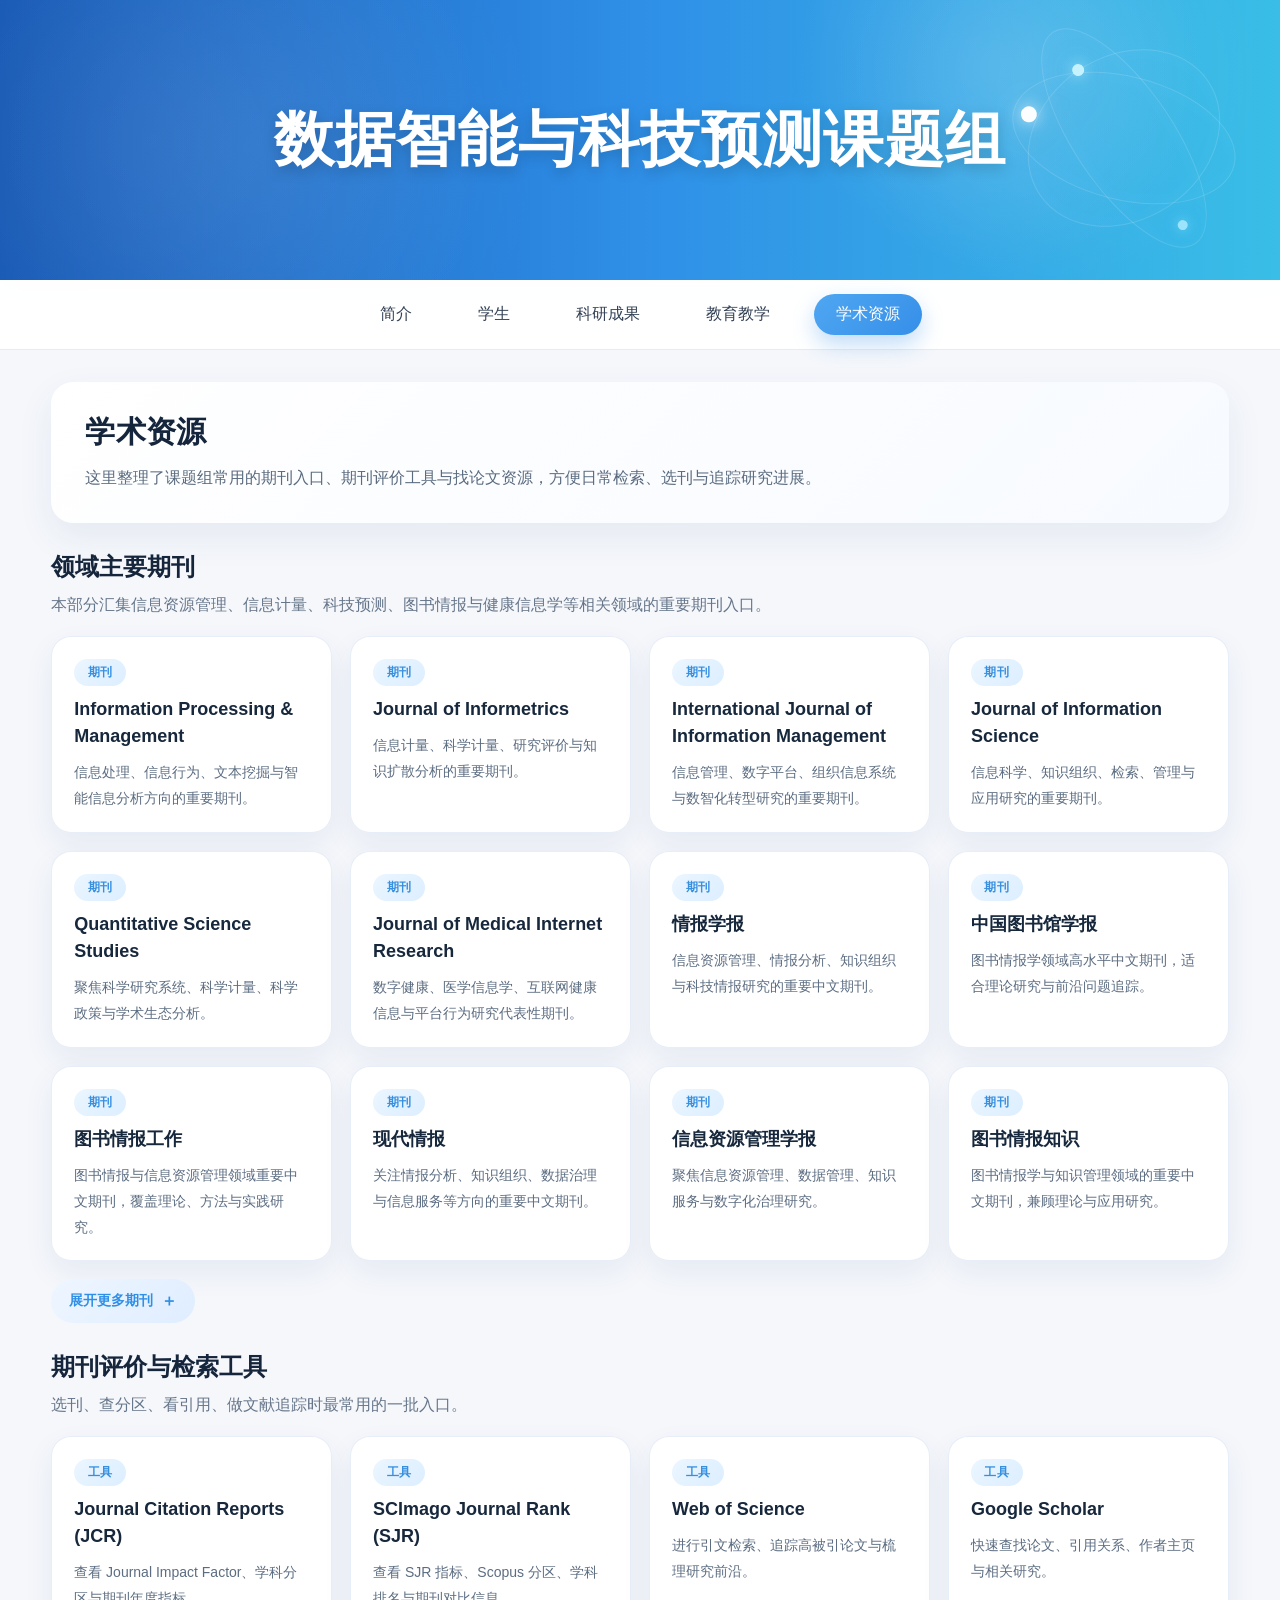
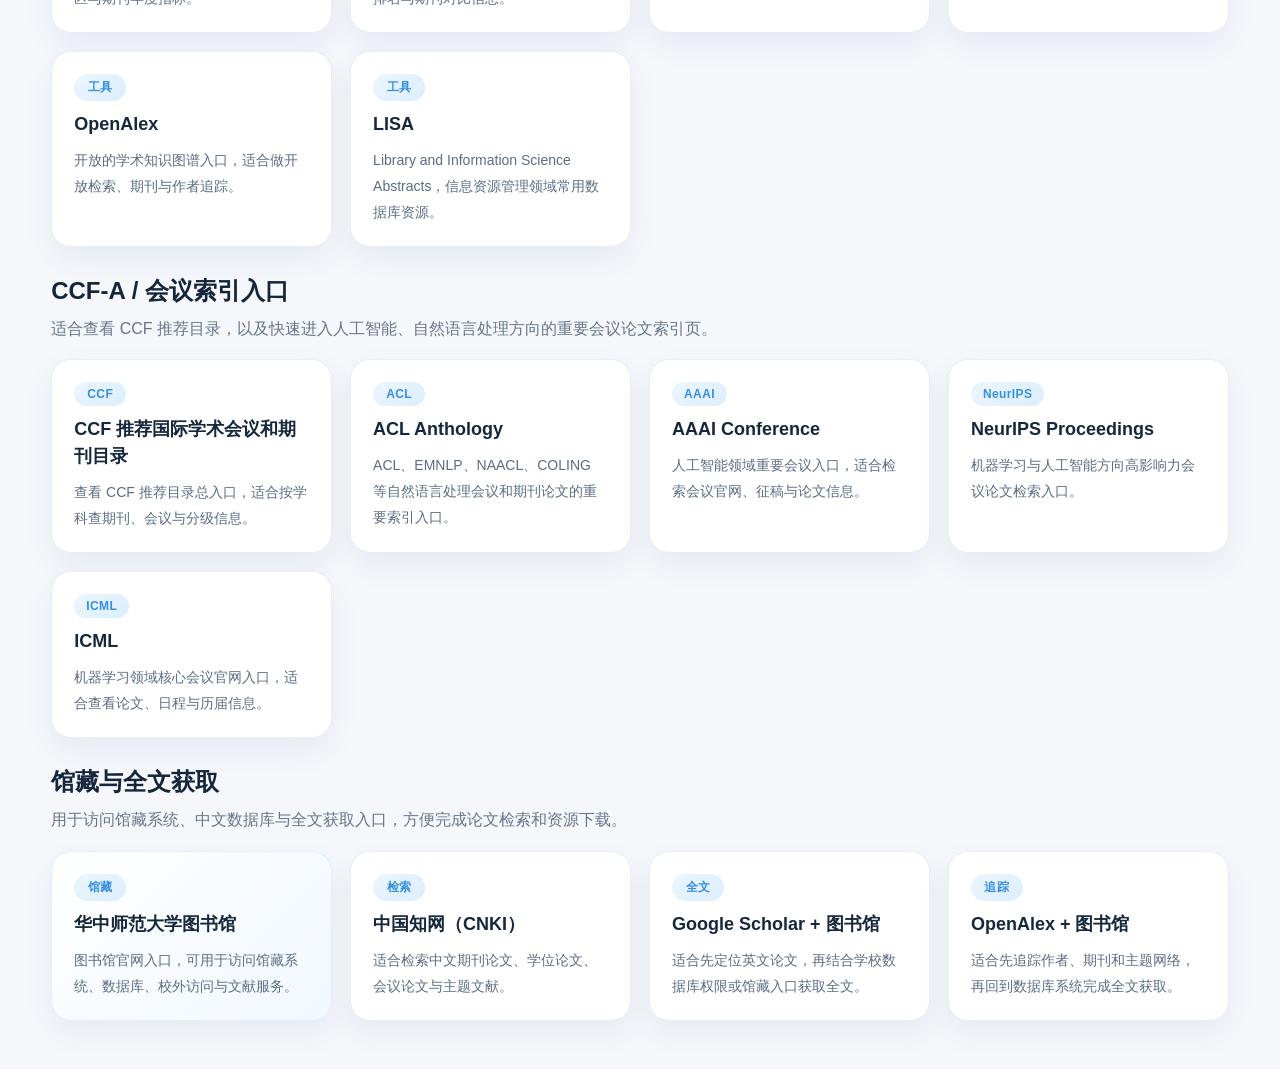
<file: resources.html>
<!DOCTYPE html>
<html lang="zh-CN">
<head>
  <meta charset="UTF-8" />
  <meta name="viewport" content="width=device-width, initial-scale=1.0" />
  <title>学术资源 - 数据智能与科技预测课题组</title>
  <link rel="stylesheet" href="css/common.css" />
  <link rel="stylesheet" href="css/resources.css" />
</head>
<body>

  <header class="site-header hero-header">
    <div class="hero-inner">
      <div class="hero-text">
        <h1>数据智能与科技预测课题组</h1>
      </div>

      <div class="hero-decoration" aria-hidden="true">
        <div class="tri-system">
          <div class="tri-core"></div>
          <div class="orbit orbit-a"></div>
          <div class="orbit orbit-b"></div>
          <div class="orbit orbit-c"></div>
          <div class="orbit-spin orbit-spin-a">
            <span class="star star-a"></span>
          </div>
          <div class="orbit-spin orbit-spin-b">
            <span class="star star-b"></span>
          </div>
          <div class="orbit-spin orbit-spin-c">
            <span class="star star-c"></span>
          </div>
        </div>
      </div>
    </div>
  </header>

  <nav class="navbar">
    <a href="index.html">简介</a>
    <a href="people.html">学生</a>
    <a href="research.html">科研成果</a>
    <a href="teaching.html">教育教学</a>
    <a href="resources.html" class="current">学术资源</a>
  </nav>

  <main class="container">
    <section class="resource-intro">
      <h2>学术资源</h2>
      <p>这里整理了课题组常用的期刊入口、期刊评价工具与找论文资源，方便日常检索、选刊与追踪研究进展。</p>
    </section>

    <section class="resource-section">
      <div class="resource-section-head">
        <h3>领域主要期刊</h3>
        <p>本部分汇集信息资源管理、信息计量、科技预测、图书情报与健康信息学等相关领域的重要期刊入口。</p>
      </div>

      <div class="resource-grid">
        <article class="resource-card hover-card">
          <span class="resource-tag">期刊</span>
          <h4><a href="https://shop.elsevier.com/journals/information-processing-and-management/0306-4573" target="_blank" rel="noreferrer">Information Processing &amp; Management</a></h4>
          <p>信息处理、信息行为、文本挖掘与智能信息分析方向的重要期刊。</p>
        </article>

        <article class="resource-card hover-card">
          <span class="resource-tag">期刊</span>
          <h4><a href="https://shop.elsevier.com/journals/journal-of-informetrics/1751-1577" target="_blank" rel="noreferrer">Journal of Informetrics</a></h4>
          <p>信息计量、科学计量、研究评价与知识扩散分析的重要期刊。</p>
        </article>

        <article class="resource-card hover-card">
          <span class="resource-tag">期刊</span>
          <h4><a href="https://www.sciencedirect.com/journal/international-journal-of-information-management" target="_blank" rel="noreferrer">International Journal of Information Management</a></h4>
          <p>信息管理、数字平台、组织信息系统与数智化转型研究的重要期刊。</p>
        </article>

        <article class="resource-card hover-card">
          <span class="resource-tag">期刊</span>
          <h4><a href="https://journals.sagepub.com/home/JIS/" target="_blank" rel="noreferrer">Journal of Information Science</a></h4>
          <p>信息科学、知识组织、检索、管理与应用研究的重要期刊。</p>
        </article>

        <article class="resource-card hover-card">
          <span class="resource-tag">期刊</span>
          <h4><a href="https://direct.mit.edu/qss" target="_blank" rel="noreferrer">Quantitative Science Studies</a></h4>
          <p>聚焦科学研究系统、科学计量、科学政策与学术生态分析。</p>
        </article>

        <article class="resource-card hover-card">
          <span class="resource-tag">期刊</span>
          <h4><a href="https://www.jmir.org/" target="_blank" rel="noreferrer">Journal of Medical Internet Research</a></h4>
          <p>数字健康、医学信息学、互联网健康信息与平台行为研究代表性期刊。</p>
        </article>

        <article class="resource-card hover-card">
          <span class="resource-tag">期刊</span>
          <h4><a href="https://qbxb.istic.ac.cn/" target="_blank" rel="noreferrer">情报学报</a></h4>
          <p>信息资源管理、情报分析、知识组织与科技情报研究的重要中文期刊。</p>
        </article>

        <article class="resource-card hover-card">
          <span class="resource-tag">期刊</span>
          <h4><a href="https://www.jlis.cn" target="_blank" rel="noreferrer">中国图书馆学报</a></h4>
          <p>图书情报学领域高水平中文期刊，适合理论研究与前沿问题追踪。</p>
        </article>

        <article class="resource-card hover-card">
          <span class="resource-tag">期刊</span>
          <h4><a href="https://www.lis.ac.cn" target="_blank" rel="noreferrer">图书情报工作</a></h4>
          <p>图书情报与信息资源管理领域重要中文期刊，覆盖理论、方法与实践研究。</p>
        </article>

        <article class="resource-card hover-card">
          <span class="resource-tag">期刊</span>
          <h4><a href="https://www.xdqb.net/CN/home" target="_blank" rel="noreferrer">现代情报</a></h4>
          <p>关注情报分析、知识组织、数据治理与信息服务等方向的重要中文期刊。</p>
        </article>

        <article class="resource-card hover-card">
          <span class="resource-tag">期刊</span>
          <h4><a href="https://jirm.whu.edu.cn/jwk3/xxzyglxb/CN/2095-2171/home.shtml" target="_blank" rel="noreferrer">信息资源管理学报</a></h4>
          <p>聚焦信息资源管理、数据管理、知识服务与数字化治理研究。</p>
        </article>

        <article class="resource-card hover-card">
          <span class="resource-tag">期刊</span>
          <h4><a href="https://dik.whu.edu.cn/jwk3/tsqbzs/CN/1003-2797/home.shtml" target="_blank" rel="noreferrer">图书情报知识</a></h4>
          <p>图书情报学与知识管理领域的重要中文期刊，兼顾理论与应用研究。</p>
        </article>
      </div>

      <details class="resource-more">
        <summary class="resource-more-toggle">展开更多期刊</summary>
        <div class="resource-grid resource-grid-more">
          <article class="resource-card hover-card">
            <span class="resource-tag">期刊</span>
            <h4><a href="http://www.infotech.ac.cn" target="_blank" rel="noreferrer">数据分析与知识发现</a></h4>
            <p>聚焦数据分析、知识发现、情报计算与智能信息处理研究。</p>
          </article>

          <article class="resource-card hover-card">
            <span class="resource-tag">期刊</span>
            <h4><a href="https://dxts.cbpt.cnki.net" target="_blank" rel="noreferrer">大学图书馆学报</a></h4>
            <p>关注高校图书馆、信息服务、阅读推广与学术资源建设研究。</p>
          </article>

          <article class="resource-card hover-card">
            <span class="resource-tag">期刊</span>
            <h4><a href="http://www.daxtx.net" target="_blank" rel="noreferrer">档案学通讯</a></h4>
            <p>档案学理论、档案管理与档案信息化方向的重要中文期刊。</p>
          </article>

          <article class="resource-card hover-card">
            <span class="resource-tag">期刊</span>
            <h4><a href="https://journal12.magtechjournal.com/Jwk_dax/CN/1002-1620/home.shtml" target="_blank" rel="noreferrer">档案学研究</a></h4>
            <p>档案治理、档案数字化、档案资源开发与利用研究的重要期刊。</p>
          </article>

          <article class="resource-card hover-card">
            <span class="resource-tag">期刊</span>
            <h4><a href="https://gtxk.nlc.cn" target="_blank" rel="noreferrer">国家图书馆学刊</a></h4>
            <p>图书馆学、文献学、信息组织与公共文化服务研究期刊。</p>
          </article>

          <article class="resource-card hover-card">
            <span class="resource-tag">期刊</span>
            <h4><a href="http://www.qbkx.org" target="_blank" rel="noreferrer">情报科学</a></h4>
            <p>情报分析、信息管理、知识组织与智能情报研究的重要期刊。</p>
          </article>

          <article class="resource-card hover-card">
            <span class="resource-tag">期刊</span>
            <h4><a href="http://www.itapress.cn" target="_blank" rel="noreferrer">情报理论与实践</a></h4>
            <p>科技情报、情报方法、信息系统与应用研究的重要中文期刊。</p>
          </article>

          <article class="resource-card hover-card">
            <span class="resource-tag">期刊</span>
            <h4><a href="http://www.qbzz.net/" target="_blank" rel="noreferrer">情报杂志</a></h4>
            <p>覆盖情报分析、竞争情报、科技情报与数据治理等研究方向。</p>
          </article>

          <article class="resource-card hover-card">
            <span class="resource-tag">期刊</span>
            <h4><a href="http://qbzl.ruc.edu.cn/CN/1002-0314/home.shtml" target="_blank" rel="noreferrer">情报资料工作</a></h4>
            <p>信息资源建设、情报服务、知识组织与档案文献管理研究期刊。</p>
          </article>

          <article class="resource-card hover-card">
            <span class="resource-tag">期刊</span>
            <h4><a href="http://tsg.library.hn.cn" target="_blank" rel="noreferrer">图书馆</a></h4>
            <p>图书馆事业、资源建设、阅读推广与服务创新研究的重要期刊。</p>
          </article>

          <article class="resource-card hover-card">
            <span class="resource-tag">期刊</span>
            <h4><a href="http://www.tsgjs.org.cn" target="_blank" rel="noreferrer">图书馆建设</a></h4>
            <p>图书馆管理、智慧图书馆、资源组织与服务模式研究期刊。</p>
          </article>

          <article class="resource-card hover-card">
            <span class="resource-tag">期刊</span>
            <h4><a href="http://tsglt.zslib.com.cn" target="_blank" rel="noreferrer">图书馆论坛</a></h4>
            <p>图书馆理论、公共文化服务与资源组织研究的重要中文期刊。</p>
          </article>

          <article class="resource-card hover-card">
            <span class="resource-tag">期刊</span>
            <h4><a href="https://www.jilinlib.cn/tsgxyj/" target="_blank" rel="noreferrer">图书馆学研究</a></h4>
            <p>聚焦图书馆学理论、资源建设、知识组织与服务创新研究。</p>
          </article>

          <article class="resource-card hover-card">
            <span class="resource-tag">期刊</span>
            <h4><a href="https://www.libraryjournal.com.cn/CN/1000-4254/home.shtml" target="_blank" rel="noreferrer">图书馆杂志</a></h4>
            <p>图书馆管理、阅读推广、资源建设与数字化服务研究期刊。</p>
          </article>

          <article class="resource-card hover-card">
            <span class="resource-tag">期刊</span>
            <h4><a href="https://tsyqb.gslib.com.cn" target="_blank" rel="noreferrer">图书与情报</a></h4>
            <p>图书情报学、知识服务、数据治理与资源管理研究期刊。</p>
          </article>

          <article class="resource-card hover-card">
            <span class="resource-tag">期刊</span>
            <h4><a href="https://jlis.lis.ntu.edu.tw/html/index.html" target="_blank" rel="noreferrer">图书资讯学刊</a></h4>
            <p>图书资讯、信息行为、知识组织与信息服务研究期刊。</p>
          </article>

          <article class="resource-card hover-card">
            <span class="resource-tag">期刊</span>
            <h4><a href="https://cbkx.whu.edu.cn/jwk3/cbkx/CN/1009-5853/home.shtml" target="_blank" rel="noreferrer">出版科学</a></h4>
            <p>出版传播、学术出版、知识传播与数字出版研究的重要期刊。</p>
          </article>
        </div>
      </details>
    </section>

    <section class="resource-section">
      <div class="resource-section-head">
        <h3>期刊评价与检索工具</h3>
        <p>选刊、查分区、看引用、做文献追踪时最常用的一批入口。</p>
      </div>

      <div class="resource-grid">
        <article class="resource-card hover-card">
          <span class="resource-tag">工具</span>
          <h4><a href="https://jcr.clarivate.com/jcr/browse-journals?app=jcr&referrer=target%3Dhttps:%2F%2Fjcr.clarivate.com%2Fjcr%2Fbrowse-journals&Init=Yes&authCode=0fF37p-15qSJDD_kRu_Kj2tdI2guJMUnczM4OZ2e5po&SrcApp=IC2LS" target="_blank" rel="noreferrer">Journal Citation Reports (JCR)</a></h4>
          <p>查看 Journal Impact Factor、学科分区与期刊年度指标。</p>
        </article>

        <article class="resource-card hover-card">
          <span class="resource-tag">工具</span>
          <h4><a href="https://www.scimagojr.com/journalrank.php" target="_blank" rel="noreferrer">SCImago Journal Rank (SJR)</a></h4>
          <p>查看 SJR 指标、Scopus 分区、学科排名与期刊对比信息。</p>
        </article>

        <article class="resource-card hover-card">
          <span class="resource-tag">工具</span>
          <h4><a href="https://webofscience.zendesk.com/hc/en-us/articles/26916195552401-Web-of-Science-Core-Collection-Overview" target="_blank" rel="noreferrer">Web of Science</a></h4>
          <p>进行引文检索、追踪高被引论文与梳理研究前沿。</p>
        </article>

        <article class="resource-card hover-card">
          <span class="resource-tag">工具</span>
          <h4><a href="https://scholar.google.com/" target="_blank" rel="noreferrer">Google Scholar</a></h4>
          <p>快速查找论文、引用关系、作者主页与相关研究。</p>
        </article>

        <article class="resource-card hover-card">
          <span class="resource-tag">工具</span>
          <h4><a href="https://openalex.org/" target="_blank" rel="noreferrer">OpenAlex</a></h4>
          <p>开放的学术知识图谱入口，适合做开放检索、期刊与作者追踪。</p>
        </article>

        <article class="resource-card hover-card">
          <span class="resource-tag">工具</span>
          <h4><a href="https://proquest.libguides.com/lisa/content" target="_blank" rel="noreferrer">LISA</a></h4>
          <p>Library and Information Science Abstracts，信息资源管理领域常用数据库资源。</p>
        </article>
      </div>
    </section>

    <section class="resource-section">
      <div class="resource-section-head">
        <h3>CCF-A / 会议索引入口</h3>
        <p>适合查看 CCF 推荐目录，以及快速进入人工智能、自然语言处理方向的重要会议论文索引页。</p>
      </div>

      <div class="resource-grid">
        <article class="resource-card hover-card">
          <span class="resource-tag">CCF</span>
          <h4><a href="https://www.ccf.org.cn/Academic_Evaluation/By_category/" target="_blank" rel="noreferrer">CCF 推荐国际学术会议和期刊目录</a></h4>
          <p>查看 CCF 推荐目录总入口，适合按学科查期刊、会议与分级信息。</p>
        </article>

        <article class="resource-card hover-card">
          <span class="resource-tag">ACL</span>
          <h4><a href="https://aclanthology.org/" target="_blank" rel="noreferrer">ACL Anthology</a></h4>
          <p>ACL、EMNLP、NAACL、COLING 等自然语言处理会议和期刊论文的重要索引入口。</p>
        </article>

        <article class="resource-card hover-card">
          <span class="resource-tag">AAAI</span>
          <h4><a href="https://aaai.org/conference/aaai/" target="_blank" rel="noreferrer">AAAI Conference</a></h4>
          <p>人工智能领域重要会议入口，适合检索会议官网、征稿与论文信息。</p>
        </article>

        <article class="resource-card hover-card">
          <span class="resource-tag">NeurIPS</span>
          <h4><a href="https://proceedings.neurips.cc/" target="_blank" rel="noreferrer">NeurIPS Proceedings</a></h4>
          <p>机器学习与人工智能方向高影响力会议论文检索入口。</p>
        </article>

        <article class="resource-card hover-card">
          <span class="resource-tag">ICML</span>
          <h4><a href="https://icml.cc/" target="_blank" rel="noreferrer">ICML</a></h4>
          <p>机器学习领域核心会议官网入口，适合查看论文、日程与历届信息。</p>
        </article>
      </div>
    </section>

    <section class="resource-section">
      <div class="resource-section-head">
        <h3>馆藏与全文获取</h3>
        <p>用于访问馆藏系统、中文数据库与全文获取入口，方便完成论文检索和资源下载。</p>
      </div>

      <div class="resource-grid">
        <article class="resource-card hover-card featured-card">
          <span class="resource-tag">馆藏</span>
          <h4><a href="http://lib.ccnu.edu.cn/" target="_blank" rel="noreferrer">华中师范大学图书馆</a></h4>
          <p>图书馆官网入口，可用于访问馆藏系统、数据库、校外访问与文献服务。</p>
        </article>

        <article class="resource-card hover-card">
          <span class="resource-tag">检索</span>
          <h4><a href="https://www.cnki.net/" target="_blank" rel="noreferrer">中国知网（CNKI）</a></h4>
          <p>适合检索中文期刊论文、学位论文、会议论文与主题文献。</p>
        </article>

        <article class="resource-card hover-card">
          <span class="resource-tag">全文</span>
          <h4><a href="https://scholar.google.com/" target="_blank" rel="noreferrer">Google Scholar + 图书馆</a></h4>
          <p>适合先定位英文论文，再结合学校数据库权限或馆藏入口获取全文。</p>
        </article>

        <article class="resource-card hover-card">
          <span class="resource-tag">追踪</span>
          <h4><a href="https://openalex.org/" target="_blank" rel="noreferrer">OpenAlex + 图书馆</a></h4>
          <p>适合先追踪作者、期刊和主题网络，再回到数据库系统完成全文获取。</p>
        </article>
      </div>
    </section>
  </main>
  <script src="js/hero-sync.js"></script>
</body>
</html>
</file>
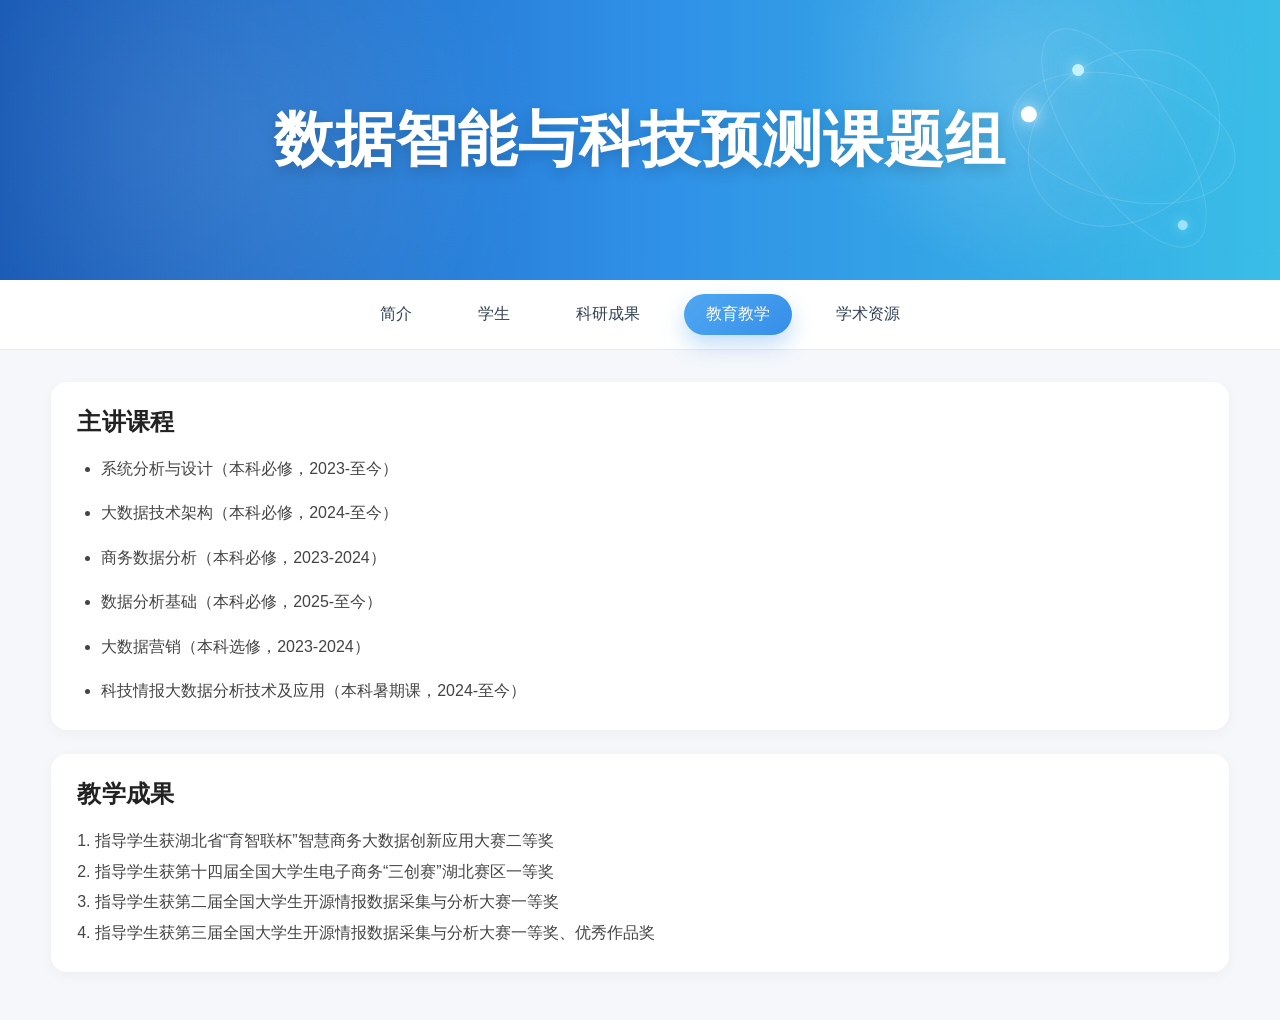
<file: teaching.html>
<!DOCTYPE html>
<html lang="zh-CN">
<head>
  <meta charset="UTF-8" />
  <meta name="viewport" content="width=device-width, initial-scale=1.0" />
  <title>教育教学 - 数据智能与科技预测课题组</title>
  <link rel="stylesheet" href="css/common.css" />
  <link rel="stylesheet" href="css/teaching.css" />
</head>
<body>

<header class="site-header hero-header">
    <div class="hero-inner">
      <div class="hero-text">
        <h1>数据智能与科技预测课题组</h1>
      </div>

      <div class="hero-decoration" aria-hidden="true">
        <div class="tri-system">
          <div class="tri-core"></div>
          <div class="orbit orbit-a"></div>
          <div class="orbit orbit-b"></div>
          <div class="orbit orbit-c"></div>
          <div class="orbit-spin orbit-spin-a">
            <span class="star star-a"></span>
          </div>
          <div class="orbit-spin orbit-spin-b">
            <span class="star star-b"></span>
          </div>
          <div class="orbit-spin orbit-spin-c">
            <span class="star star-c"></span>
          </div>
        </div>
      </div>
    </div>
  </header>

  <nav class="navbar">
    <a href="index.html">简介</a>
    <a href="people.html">学生</a>
    <a href="research.html">科研成果</a>
    <a href="teaching.html" class="current">教育教学</a>
    <a href="resources.html">学术资源</a>
  </nav>

  <main class="container">
    <section class="teaching-block hover-card">
      <h2>主讲课程</h2>
      <ul class="course-list">
        <li>系统分析与设计（本科必修，2023-至今）</li>
        <li>大数据技术架构（本科必修，2024-至今）</li>
        <li>商务数据分析（本科必修，2023-2024）</li>
        <li>数据分析基础（本科必修，2025-至今）</li>
        <li>大数据营销（本科选修，2023-2024）</li>
        <li>科技情报大数据分析技术及应用（本科暑期课，2024-至今）</li>
      </ul>
    </section>

    <section class="teaching-block hover-card">
      <h2>教学成果</h2>
      <p>
        1. 指导学生获湖北省“育智联杯”智慧商务大数据创新应用大赛二等奖<br>
        2. 指导学生获第十四届全国大学生电子商务“三创赛”湖北赛区一等奖<br>
        3. 指导学生获第二届全国大学生开源情报数据采集与分析大赛一等奖<br>
        4. 指导学生获第三届全国大学生开源情报数据采集与分析大赛一等奖、优秀作品奖
      </p>
    </section>

  </main>
  <script src="js/hero-sync.js"></script>
</body>
</html>
</file>
<file: css/common.css>
html {
  scroll-behavior: smooth;
}

* {
  box-sizing: border-box;
}

body {
  margin: 0;
  font-family: "Microsoft YaHei", "PingFang SC", "Helvetica Neue", Arial, sans-serif;
  background: #f5f7fb;
  color: #333;
}

/* 顶部标题区 */
.site-header.hero-header {
  position: relative;
  overflow: hidden;
  margin: 0;
  padding: 0;
  border-bottom: none;
  background:
    radial-gradient(circle at 78% 24%, rgba(255,255,255,0.12) 0%, transparent 20%),
    radial-gradient(circle at 20% 52%, rgba(255,255,255,0.06) 0%, transparent 28%),
    linear-gradient(90deg, #1658b5 0%, #2f8fe7 50%, #39bee6 100%);
}

.hero-inner {
  position: relative;
  width: min(1200px, 96%);
  margin: 0 auto;
  min-height: 280px;
  display: flex;
  align-items: center;
  justify-content: center;
  padding: 48px 56px;
  overflow: visible;
  background: transparent;
}

.hero-text {
  position: relative;
  z-index: 3;
  width: 100%;
  text-align: center;
}

.site-header.hero-header h1 {
  margin: 0;
  font-size: 60px;
  font-weight: 800;
  color: #ffffff;
  letter-spacing: 1px;
  line-height: 1.2;
  text-shadow: 0 5px 14px rgba(0, 0, 0, 0.18);
}

.hero-decoration {
  position: absolute;
  inset: 0;
  pointer-events: none;
  z-index: 2;
}

.tri-system,
.earthmoon-system,
.solar-system,
.planetary-system,
.resource-system,
.vortex-system {
  position: absolute;
  top: 14px;
  right: -64px;
  width: 360px;
  height: 248px;
  opacity: 0.98;
  filter: drop-shadow(0 18px 30px rgba(10, 52, 112, 0.18));
}

.tri-core {
  display: none;
}

.orbit,
.orbit-spin {
  position: absolute;
  left: 50%;
  top: 50%;
  transform-origin: center;
}

.orbit {
  border: 1.5px solid rgba(255, 255, 255, 0.15);
  border-radius: 50%;
  box-shadow: inset 0 0 24px rgba(255, 255, 255, 0.03);
}

.orbit-a,
.orbit-spin-a {
  width: 228px;
  height: 124px;
  margin-left: -114px;
  margin-top: -62px;
  transform: rotate(14deg);
}

.orbit-b,
.orbit-spin-b {
  width: 204px;
  height: 164px;
  margin-left: -102px;
  margin-top: -82px;
  transform: rotate(-34deg);
}

.orbit-c,
.orbit-spin-c {
  width: 256px;
  height: 100px;
  margin-left: -128px;
  margin-top: -50px;
  transform: rotate(56deg);
}

.orbit-spin-a {
  animation: orbitSpinA 11s linear infinite;
  animation-delay: var(--orbit-delay-a, 0s);
}

.orbit-spin-b {
  animation: orbitSpinB 16s linear infinite reverse;
  animation-delay: var(--orbit-delay-b, 0s);
}

.orbit-spin-c {
  animation: orbitSpinC 9s linear infinite;
  animation-delay: var(--orbit-delay-c, 0s);
}

.star {
  position: absolute;
  border-radius: 50%;
}

.star-a {
  left: 8px;
  top: calc(50% - 8px);
  width: 16px;
  height: 16px;
  background: #ffffff;
  box-shadow:
    0 0 16px rgba(255, 255, 255, 0.78),
    0 0 34px rgba(255, 255, 255, 0.36);
}

.star-b {
  left: calc(50% - 6px);
  top: -6px;
  width: 12px;
  height: 12px;
  background: #c9f4ff;
  box-shadow:
    0 0 14px rgba(201, 244, 255, 0.72),
    0 0 28px rgba(108, 220, 255, 0.34);
}

.star-c {
  right: 18px;
  top: calc(50% - 5px);
  width: 10px;
  height: 10px;
  background: #9ee4ff;
  box-shadow:
    0 0 12px rgba(158, 228, 255, 0.7),
    0 0 24px rgba(86, 195, 255, 0.28);
}

.earthmoon-orbit,
.earth-body,
.moon-orbit-spin,
.moon-orbit,
.moon-body,
.sun-body,
.earth-solar-orbit,
.earth-solar-spin,
.earth-solar-body,
.moon-solar-orbit,
.moon-solar-spin,
.moon-solar-body,
.planetary-orbit,
.planetary-spin,
.planetary-body,
.resource-orbit,
.resource-spin,
.resource-body,
.vortex-ring,
.vortex-particle {
  position: absolute;
}

.earthmoon-orbit,
.earth-solar-orbit,
.moon-orbit,
.moon-solar-orbit,
.planetary-orbit,
.resource-orbit {
  border: 1.5px solid rgba(255,255,255,0.22);
  border-radius: 50%;
  box-shadow: inset 0 0 18px rgba(255, 255, 255, 0.05);
}

.earthmoon-system {
  top: 18px;
}

.earthmoon-orbit {
  display: none;
}

.earth-body {
  left: 194px;
  top: 98px;
  width: 24px;
  height: 24px;
  border-radius: 50%;
  background: radial-gradient(circle at 35% 35%, #ffffff 0%, #edf7ff 42%, #b8d4eb 78%, #89abc7 100%);
  box-shadow:
    0 0 18px rgba(241, 248, 255, 0.34),
    0 0 34px rgba(167, 197, 223, 0.2);
}

.moon-orbit-spin {
  left: 204px;
  top: 65px;
  width: 74px;
  height: 74px;
  animation: moonAroundEarth 4.8s linear infinite;
}

.moon-orbit {
  inset: 50%;
  width: 76px;
  height: 1.5px;
  margin-left: -38px;
  margin-top: -1px;
  border: none;
  border-radius: 999px;
  background: linear-gradient(90deg, rgba(255,255,255,0.18), rgba(255,255,255,0.72), rgba(255,255,255,0.18));
  transform-origin: left center;
  box-shadow: 0 0 12px rgba(255,255,255,0.14);
}

.moon-body {
  position: absolute;
  right: -2px;
  top: calc(50% - 7px);
  width: 15px;
  height: 15px;
  border-radius: 50%;
  background: radial-gradient(circle at 30% 30%, #ffffff 0%, #f3f8ff 55%, #d6e1ee 100%);
  box-shadow:
    0 0 10px rgba(243, 248, 255, 0.3),
    0 0 18px rgba(202, 215, 231, 0.16);
}

.solar-system {
  top: 14px;
}

.sun-body {
  left: 92px;
  top: 92px;
  width: 36px;
  height: 36px;
  border-radius: 50%;
  background: radial-gradient(circle, #ffffff 0%, #f2f8ff 40%, #d6e5f4 72%, #acc4da 100%);
  box-shadow:
    0 0 24px rgba(242, 248, 255, 0.42),
    0 0 48px rgba(172, 196, 218, 0.2);
}

.earth-solar-orbit {
  left: 80px;
  top: 44px;
  width: 212px;
  height: 136px;
}

.earth-solar-spin {
  left: 186px;
  top: 112px;
  width: 2px;
  height: 2px;
  animation: earthAroundSun 9s linear infinite;
}

.earth-solar-body {
  position: absolute;
  left: -10px;
  top: -10px;
  width: 20px;
  height: 20px;
  border-radius: 50%;
  background: radial-gradient(circle at 35% 35%, #ffffff 0%, #eaf5ff 44%, #b5d3ea 100%);
  box-shadow:
    0 0 14px rgba(234, 245, 255, 0.26),
    0 0 24px rgba(181, 211, 234, 0.16);
}

.moon-solar-orbit {
  left: -24px;
  top: -24px;
  width: 48px;
  height: 48px;
}

.moon-solar-spin {
  position: absolute;
  inset: 0;
  animation: moonAroundEarth 2.7s linear infinite;
}

.moon-solar-body {
  position: absolute;
  right: -4px;
  top: calc(50% - 6px);
  width: 12px;
  height: 12px;
  border-radius: 50%;
  background: radial-gradient(circle at 30% 30%, #ffffff 0%, #f5f9ff 52%, #d7e1eb 100%);
  box-shadow: 0 0 12px rgba(245, 249, 255, 0.22);
}

.planetary-system {
  top: 14px;
}

.planetary-orbit.orbit-one {
  left: 118px;
  top: 28px;
  width: 182px;
  height: 98px;
  transform: rotate(16deg);
}

.planetary-orbit.orbit-two {
  left: 106px;
  top: 64px;
  width: 164px;
  height: 132px;
  transform: rotate(-26deg);
}

.planetary-orbit.orbit-three {
  left: 166px;
  top: 52px;
  width: 116px;
  height: 166px;
  transform: rotate(34deg);
}

.planetary-spin {
  width: 182px;
  height: 98px;
  left: 118px;
  top: 28px;
  animation: orbitOneSpin 7.8s linear infinite;
}

.planetary-spin.spin-two {
  width: 164px;
  height: 132px;
  left: 106px;
  top: 64px;
  animation: orbitTwoSpin 6.4s linear infinite reverse;
}

.planetary-spin.spin-three {
  width: 116px;
  height: 166px;
  left: 166px;
  top: 52px;
  animation: orbitThreeSpin 9.4s linear infinite;
}

.planetary-body {
  position: absolute;
  border-radius: 50%;
}

.planetary-body.body-one {
  left: -9px;
  top: calc(50% - 9px);
  width: 18px;
  height: 18px;
  background: radial-gradient(circle, #ffffff 0%, #eff6fd 48%, #bfd0e0 100%);
  box-shadow:
    0 0 14px rgba(239, 246, 253, 0.26),
    0 0 24px rgba(191, 208, 224, 0.16);
}

.planetary-body.body-two {
  left: calc(50% - 8px);
  top: -8px;
  width: 16px;
  height: 16px;
  background: radial-gradient(circle, #ffffff 0%, #f2f7fd 50%, #c8d6e4 100%);
  box-shadow:
    0 0 14px rgba(242, 247, 253, 0.24),
    0 0 22px rgba(200, 214, 228, 0.16);
}

.planetary-body.body-three {
  right: -7px;
  top: calc(50% - 7px);
  width: 14px;
  height: 14px;
  background: radial-gradient(circle, #ffffff 0%, #eef4fa 54%, #b6c8d9 100%);
  box-shadow:
    0 0 14px rgba(238, 244, 250, 0.24),
    0 0 22px rgba(182, 200, 217, 0.16);
}

.resource-system {
  top: 18px;
}

.resource-orbit {
  left: 130px;
  top: 44px;
  width: 176px;
  height: 122px;
  transform: rotate(-18deg);
}

.resource-spin {
  left: 130px;
  top: 44px;
  width: 176px;
  height: 122px;
}

.resource-spin-a {
  animation: orbitOneSpin 8.6s linear infinite;
}

.resource-spin-b {
  animation: orbitTwoSpin 6.8s linear infinite reverse;
}

.resource-body {
  position: absolute;
  border-radius: 50%;
  background: radial-gradient(circle, #ffffff 0%, #edf4fb 54%, #bfd0df 100%);
  box-shadow:
    0 0 14px rgba(237, 244, 251, 0.26),
    0 0 24px rgba(191, 208, 223, 0.16);
}

.resource-body-a {
  left: -8px;
  top: calc(50% - 8px);
  width: 16px;
  height: 16px;
}

.resource-body-b {
  right: -6px;
  top: calc(50% - 6px);
  width: 12px;
  height: 12px;
  opacity: 0.92;
}

.vortex-ring {
  border: 1.5px solid rgba(255,255,255,0.14);
  border-radius: 50%;
  transform-origin: center;
}

.vortex-ring-a {
  left: 118px;
  top: 42px;
  width: 154px;
  height: 154px;
  animation: vortexSpinA 9s linear infinite;
}

.vortex-ring-b {
  left: 138px;
  top: 62px;
  width: 114px;
  height: 114px;
  animation: vortexSpinB 6.5s linear infinite reverse;
}

.vortex-ring-c {
  left: 156px;
  top: 80px;
  width: 78px;
  height: 78px;
  animation: vortexSpinA 4.8s linear infinite;
}

.vortex-ring-d {
  left: 176px;
  top: 100px;
  width: 38px;
  height: 38px;
  animation: vortexSpinB 3.6s linear infinite reverse;
}

.vortex-particle {
  width: 10px;
  height: 10px;
  border-radius: 50%;
  background: rgba(241, 252, 255, 0.96);
  box-shadow:
    0 0 12px rgba(241, 252, 255, 0.46),
    0 0 22px rgba(112, 210, 255, 0.22);
}

.vortex-particle-a {
  left: 118px;
  top: 114px;
  animation: vortexOrbitA 6.2s linear infinite;
}

.vortex-particle-b {
  left: 198px;
  top: 42px;
  animation: vortexOrbitB 5s linear infinite;
}

.vortex-particle-c {
  left: 266px;
  top: 118px;
  animation: vortexOrbitC 7.4s linear infinite reverse;
}

.barrier {
  top: 52px;
  width: 12px;
  height: 142px;
  border-radius: 999px;
  background: linear-gradient(180deg, rgba(255,255,255,0.10), rgba(255,255,255,0.30), rgba(255,255,255,0.10));
  box-shadow: 0 0 18px rgba(180, 228, 255, 0.12);
}

.barrier-left {
  left: 176px;
}

.barrier-right {
  left: 208px;
}

.slit {
  left: 188px;
  width: 8px;
  height: 20px;
  border-radius: 999px;
  background: rgba(255,255,255,0.92);
  box-shadow: 0 0 18px rgba(255,255,255,0.34);
}

.slit-a {
  top: 88px;
}

.slit-b {
  top: 138px;
}

.source-wave {
  left: 86px;
  border: 2px solid rgba(198, 241, 255, 0.24);
  border-right: none;
  border-radius: 140px 0 0 140px;
  transform-origin: left center;
}

.source-wave-a {
  top: 84px;
  width: 72px;
  height: 54px;
  animation: sourceWave 3.6s ease-out infinite;
}

.source-wave-b {
  top: 72px;
  width: 94px;
  height: 78px;
  animation: sourceWave 3.6s ease-out infinite 0.8s;
}

.source-wave-c {
  top: 58px;
  width: 116px;
  height: 106px;
  animation: sourceWave 3.6s ease-out infinite 1.6s;
}

.fringe {
  border: 1.5px solid rgba(226, 248, 255, 0.20);
  border-left: none;
  border-radius: 0 160px 160px 0;
  transform-origin: left center;
}

.fringe-a {
  left: 198px;
  top: 64px;
  width: 62px;
  height: 62px;
  animation: fringeDrift 5.4s ease-in-out infinite;
}

.fringe-b {
  left: 198px;
  top: 52px;
  width: 96px;
  height: 86px;
  animation: fringeDrift 5.4s ease-in-out infinite 0.8s;
}

.fringe-c {
  left: 198px;
  top: 38px;
  width: 130px;
  height: 114px;
  animation: fringeDrift 5.4s ease-in-out infinite 1.6s;
}

.fringe-d {
  left: 198px;
  top: 24px;
  width: 164px;
  height: 142px;
  animation: fringeDrift 5.4s ease-in-out infinite 2.4s;
}

.particle-stream {
  width: 8px;
  height: 8px;
  border-radius: 50%;
  background: rgba(240, 252, 255, 0.95);
  box-shadow:
    0 0 12px rgba(240, 252, 255, 0.56),
    0 0 22px rgba(121, 213, 255, 0.22);
}

.particle-stream-a {
  left: 202px;
  top: 92px;
  animation: streamA 4.2s ease-in-out infinite;
}

.particle-stream-b {
  left: 202px;
  top: 142px;
  animation: streamB 4.6s ease-in-out infinite;
}

.site-header.hero-header::after {
  content: "";
  position: absolute;
  inset: 0;
  background:
    radial-gradient(circle at 82% 28%, rgba(255,255,255,0.08) 0%, transparent 20%),
    radial-gradient(circle at 12% 50%, rgba(255,255,255,0.06) 0%, transparent 30%);
  animation: heroPulse 6s ease-in-out infinite alternate;
  pointer-events: none;
  z-index: 1;
}

@keyframes orbitSpinA {
  from {
    transform: rotate(14deg);
  }
  to {
    transform: rotate(374deg);
  }
}

@keyframes orbitSpinB {
  from {
    transform: rotate(-34deg);
  }
  to {
    transform: rotate(326deg);
  }
}

@keyframes orbitSpinC {
  from {
    transform: rotate(56deg);
  }
  to {
    transform: rotate(416deg);
  }
}

@keyframes moonAroundEarth {
  from { transform: rotate(0deg); }
  to { transform: rotate(360deg); }
}

@keyframes earthAroundSun {
  from { transform: rotate(0deg) translateX(106px) rotate(0deg); }
  to { transform: rotate(360deg) translateX(106px) rotate(-360deg); }
}

@keyframes orbitOneSpin {
  from { transform: rotate(18deg); }
  to { transform: rotate(378deg); }
}

@keyframes orbitTwoSpin {
  from { transform: rotate(-24deg); }
  to { transform: rotate(336deg); }
}

@keyframes orbitThreeSpin {
  from { transform: rotate(34deg); }
  to { transform: rotate(394deg); }
}

@keyframes sourceWave {
  0% {
    opacity: 0;
    transform: scaleX(0.82) scaleY(0.86);
  }
  30% {
    opacity: 0.75;
  }
  100% {
    opacity: 0;
    transform: scaleX(1.18) scaleY(1.14);
  }
}

@keyframes vortexSpinA {
  from { transform: rotate(0deg); }
  to { transform: rotate(360deg); }
}

@keyframes vortexSpinB {
  from { transform: rotate(0deg); }
  to { transform: rotate(360deg); }
}

@keyframes vortexOrbitA {
  0% { transform: translate(0, 0) scale(1); }
  25% { transform: translate(34px, -40px) scale(1.05); }
  50% { transform: translate(78px, 0) scale(0.96); }
  75% { transform: translate(34px, 40px) scale(1.05); }
  100% { transform: translate(0, 0) scale(1); }
}

@keyframes vortexOrbitB {
  0% { transform: translate(0, 0) scale(0.92); }
  25% { transform: translate(-30px, 30px) scale(1.06); }
  50% { transform: translate(-62px, 0) scale(0.96); }
  75% { transform: translate(-30px, -30px) scale(1.06); }
  100% { transform: translate(0, 0) scale(0.92); }
}

@keyframes vortexOrbitC {
  0% { transform: translate(0, 0) scale(1); }
  25% { transform: translate(-28px, -46px) scale(1.08); }
  50% { transform: translate(-82px, 0) scale(0.94); }
  75% { transform: translate(-28px, 46px) scale(1.08); }
  100% { transform: translate(0, 0) scale(1); }
}

@keyframes fringeDrift {
  0%, 100% {
    opacity: 0.24;
    transform: translateX(0) scaleY(1);
  }
  50% {
    opacity: 0.72;
    transform: translateX(8px) scaleY(1.04);
  }
}

@keyframes streamA {
  0% {
    transform: translate(0, 0) scale(0.9);
    opacity: 0.2;
  }
  40% {
    opacity: 1;
  }
  100% {
    transform: translate(106px, -30px) scale(1.05);
    opacity: 0.1;
  }
}

@keyframes streamB {
  0% {
    transform: translate(0, 0) scale(0.9);
    opacity: 0.2;
  }
  45% {
    opacity: 1;
  }
  100% {
    transform: translate(110px, 26px) scale(1.08);
    opacity: 0.1;
  }
}

@keyframes heroPulse {
  from {
    opacity: 0.7;
    transform: scale(1);
  }
  to {
    opacity: 1;
    transform: scale(1.04);
  }
}

@media (max-width: 900px) {
  .hero-inner {
    min-height: 220px;
    padding: 36px 28px;
  }

  .site-header.hero-header h1 {
    font-size: 38px;
    line-height: 1.3;
  }

  .tri-system,
  .earthmoon-system,
  .solar-system,
  .planetary-system,
  .resource-system,
  .vortex-system {
    width: 270px;
    height: 190px;
    top: 30px;
    right: -42px;
  }
}

@media (max-width: 600px) {
  .hero-inner {
    min-height: 180px;
    padding: 28px 20px;
  }

  .site-header.hero-header h1 {
    font-size: 28px;
  }

  .tri-system,
  .earthmoon-system,
  .solar-system,
  .planetary-system,
  .resource-system,
  .vortex-system {
    width: 180px;
    height: 132px;
    top: 30px;
    right: -22px;
    opacity: 0.82;
  }
}

/* 顶部导航栏 */
.navbar {
  position: sticky;
  top: 0;
  z-index: 100;
  display: flex;
  justify-content: center;
  gap: 22px;
  flex-wrap: wrap;
  padding: 14px 20px;
  background: rgba(255, 255, 255, 0.92);
  backdrop-filter: blur(10px);
  border-bottom: 1px solid #e6ebf2;
}

.navbar a {
  text-decoration: none;
  color: #334155;
  font-size: 16px;
  font-weight: 500;
  padding: 10px 22px;
  border-radius: 999px;
  transition: transform 0.2s ease, background 0.24s ease, color 0.24s ease, box-shadow 0.24s ease;
}

.navbar a:hover {
  background: linear-gradient(135deg, #dff1ff 0%, #c7e6ff 100%);
  color: #2d87df;
  box-shadow: 0 8px 18px rgba(45, 135, 223, 0.2);
  transform: translateY(-1px);
}

.navbar a.current {
  background: linear-gradient(135deg, #4fa7f2 0%, #368fe8 100%);
  color: white;
  box-shadow: 0 10px 22px rgba(54, 143, 232, 0.3);
}

/* 主内容容器 */
.container {
  width: min(1200px, 92%);
  margin: 32px auto 48px;
}

/* 通用标题 */
section h2 {
  letter-spacing: 0.3px;
}

/* 通用卡片辅助 */
.card-style {
  background: white;
  border-radius: 16px;
  box-shadow: 0 4px 14px rgba(0, 0, 0, 0.04);
}

a {
  color: inherit;
}

p {
  word-break: break-word;
}

@media (max-width: 900px) {
  .site-header {
    padding: 36px 16px 20px;
  }

  .site-header h1 {
    font-size: 40px;
    line-height: 1.3;
  }

  .navbar {
    gap: 8px;
    padding: 10px 12px;
  }

  .navbar a {
    font-size: 15px;
    padding: 8px 14px;
  }

  .container {
    width: 94%;
    margin: 24px auto 36px;
  }
}

@media (max-width: 600px) {
  .site-header h1 {
    font-size: 30px;
  }

  .navbar {
    justify-content: flex-start;
  }
}

.hover-card {
  transition: transform 0.22s ease, box-shadow 0.22s ease;
}

.hover-card:hover {
  transform: translateY(-4px);
  box-shadow: 0 10px 24px rgba(0, 0, 0, 0.08);
}

.hero-char {
  display: inline-block;
}

.gallery-grid {
  display: grid;
  gap: 16px;
  margin-top: 18px;
}

.gallery-item {
  padding: 18px;
  border-radius: 18px;
  background: #f6f9fe;
}

.gallery-item h4 {
  margin: 0 0 10px;
  color: #173f78;
}

.gallery-item p,
.gallery-empty {
  margin: 0;
  line-height: 1.8;
  color: #50627c;
}
</file>
<file: css/index.css>
.group-intro-card {
  background: white;
  border-radius: 16px;
  padding: 24px 26px;
  margin-bottom: 20px;
  box-shadow: 0 4px 14px rgba(0, 0, 0, 0.04);
}

.group-intro-card h3 {
  margin-top: 0;
  margin-bottom: 14px;
  font-size: 24px;
  color: #222;
}

.group-intro-card p {
  margin: 0;
  font-size: 16px;
  line-height: 1.9;
  color: #444;
}

.more-link {
  color: #2f5e9e;
  cursor: pointer;
  font-weight: 500;
  margin-left: 8px;
}

.more-link:hover {
  text-decoration: underline;
}

.intro-divider {
  height: 1px;
  background: #dfe5ee;
  margin: 0 0 28px;
}

.intro-main {
  display: flex;
  gap: 32px;
  align-items: flex-start;
}

.intro-left {
  width: 28%;
}

.teacher-photo {
  width: 72%;
  aspect-ratio: 3 / 4;
  background: #e9edf3;
  border-radius: 16px;
  display: flex;
  align-items: center;
  justify-content: center;
  overflow: hidden;
  color: #666;
  font-size: 18px;
  font-weight: 500;
  margin: 0 auto 20px;
}

.quick-links-card {
  width: 72%;
  margin: 0 auto;
  background: white;
  border-radius: 16px;
  padding: 22px 20px;
  box-shadow: 0 4px 14px rgba(0, 0, 0, 0.04);
}

.quick-links-card h3 {
  margin-top: 0;
  margin-bottom: 16px;
  font-size: 22px;
  color: #222;
}

.quick-links-card ul {
  list-style: none;
  padding: 0;
  margin: 0;
}

.quick-links-card li {
  margin-bottom: 12px;
}

.quick-links-card li:last-child {
  margin-bottom: 0;
}

.quick-links-card a {
  text-decoration: none;
  color: #2f5e9e;
  font-size: 16px;
}

.quick-links-card a:hover {
  text-decoration: underline;
}

.copy-email-btn {
  border: none;
  background: none;
  padding: 0;
  font: inherit;
  color: #2f5e9e;
  cursor: pointer;
  text-align: left;
}

.copy-email-btn:hover {
  text-decoration: underline;
}

.copy-email-btn.copied {
  color: #1d7fe0;
}

.copy-email-inline {
  color: #555;
}

.intro-right {
  width: 72%;
}

.teacher-basic {
  background: white;
  border-radius: 16px;
  padding: 28px 26px;
  margin-bottom: 20px;
  box-shadow: 0 4px 14px rgba(0, 0, 0, 0.04);
}

.teacher-basic h2 {
  margin: 0 0 10px;
  font-size: 34px;
  color: #222;
}

.teacher-title,
.teacher-unit {
  margin: 8px 0;
  font-size: 18px;
  color: #555;
}

.info-card {
  background: white;
  border-radius: 16px;
  padding: 24px 26px;
  margin-bottom: 20px;
  box-shadow: 0 4px 14px rgba(0, 0, 0, 0.04);
}

.info-card h3 {
  margin-top: 0;
  margin-bottom: 14px;
  font-size: 24px;
  color: #222;
  display: flex;
  align-items: center;
  gap: 12px;
}

.icon-placeholder {
  display: inline-flex;
  align-items: center;
  justify-content: center;
  width: 48px;
  height: 28px;
  border-radius: 999px;
  background: #e9edf3;
  color: #666;
  font-size: 12px;
  font-weight: 500;
}

.info-card p {
  margin: 0;
  font-size: 16px;
  line-height: 1.9;
  color: #444;
}

.contact-grid {
  display: grid;
  grid-template-columns: repeat(2, 1fr);
  gap: 20px;
}

.contact-box {
  background: white;
  border-radius: 16px;
  padding: 20px 22px;
  box-shadow: 0 4px 14px rgba(0, 0, 0, 0.04);
}

.contact-box h4 {
  margin: 0 0 10px;
  font-size: 18px;
  color: #222;
}

.contact-box p {
  margin: 0;
  font-size: 15px;
  color: #555;
  line-height: 1.8;
}

/* éŽ®î„€ä» å¨´î†¼å§©éå Ÿç‰ */
.hover-card {
  transition: transform 0.22s ease, box-shadow 0.22s ease;
}

.hover-card:hover {
  transform: translateY(-4px);
  box-shadow: 0 10px 24px rgba(0, 0, 0, 0.08);
}

/* æ££æ ­ã€‰å¯®åœ­ç¥ */
.modal-overlay {
  position: fixed;
  inset: 0;
  background: rgba(0, 0, 0, 0.45);
  display: none;
  justify-content: center;
  align-items: center;
  z-index: 999;
}

.modal-overlay.show {
  display: flex;
}

.modal-box {
  background: white;
  border-radius: 18px;
  position: relative;
}

.close-btn {
  position: absolute;
  top: 12px;
  right: 16px;
  border: none;
  background: none;
  font-size: 30px;
  color: #666;
  cursor: pointer;
}

.close-btn:hover {
  color: #111;
}

.intro-modal-box {
  width: 92%;
  max-width: 980px;
  max-height: 85vh;
  overflow-y: auto;
  background: white;
  border-radius: 18px;
  padding: 36px 34px;
  position: relative;
  box-shadow: 0 12px 30px rgba(0, 0, 0, 0.15);
}

.intro-modal-box h2 {
  margin: 0 0 16px;
  font-size: 28px;
  color: #222;
}

.intro-modal-box .modal-content p {
  margin: 0;
  font-size: 16px;
  line-height: 1.9;
  color: #444;
}

@media (max-width: 900px) {
  .intro-main {
    flex-direction: column;
  }

  .intro-left,
  .intro-right {
    width: 100%;
  }

  .teacher-photo,
  .quick-links-card {
    width: 60%;
  }

  .contact-grid {
    grid-template-columns: 1fr;
  }
}

.group-photo-row {
  display: grid;
  grid-template-columns: repeat(3, 1fr);
  gap: 18px;
  margin-top: 28px;
}

.group-photo-placeholder {
  aspect-ratio: 4 / 3;
  background: #e9edf3;
  border-radius: 14px;
  display: flex;
  align-items: center;
  justify-content: center;
  color: #666;
  font-size: 15px;
  font-weight: 500;
}

@media (max-width: 900px) {
  .group-photo-row {
    grid-template-columns: 1fr;
  }
}

.teacher-photo img {
  width: 100%;
  height: 100%;
  object-fit: cover;
  object-position: center center;
  transform: scale(1.08) translateX(7px);
  border-radius: 16px;
}
</file>
<file: css/people.css>
.container.people-page {
  width: min(1320px, 95%);
}

.people-page {
  display: flex;
  gap: 18px;
  align-items: flex-start;
}

/* 左侧导航 */
.side-nav {
  width: 156px;
  position: sticky;
  top: 18px;
  background: white;
  border-radius: 16px;
  padding: 18px 14px;
  box-shadow: 0 4px 14px rgba(0, 0, 0, 0.04);
}

.side-nav h3 {
  margin-top: 0;
  margin-bottom: 14px;
  font-size: 18px;
  color: #222;
}

.side-nav ul {
  list-style: none;
  margin: 0;
  padding: 0;
}

.side-nav li {
  margin-bottom: 10px;
}

.side-nav li:last-child {
  margin-bottom: 0;
}

.side-nav a {
  display: block;
  text-decoration: none;
  color: #334155;
  font-size: 14px;
  padding: 10px 10px;
  border-radius: 14px;
  transition: transform 0.2s ease, background 0.24s ease, color 0.24s ease, box-shadow 0.24s ease;
}

.side-nav a:hover {
  background: linear-gradient(135deg, #dff1ff 0%, #c7e6ff 100%);
  color: #2d87df;
  box-shadow: 0 8px 18px rgba(45, 135, 223, 0.2);
  transform: translateY(-1px);
}

.side-nav a.active {
  background: linear-gradient(135deg, #4fa7f2 0%, #368fe8 100%);
  color: white;
  box-shadow: 0 10px 22px rgba(54, 143, 232, 0.3);
}

/* 右侧主体 */
.people-content {
  flex: 1;
  min-width: 0;
}

.member-section {
  margin-bottom: 42px;
  scroll-margin-top: 20px;
}

.member-section h2 {
  margin-bottom: 20px;
  font-size: 28px;
  color: #222;
}

.member-grid {
  display: grid;
  grid-template-columns: repeat(2, 1fr);
  gap: 22px;
}

.advisor-grid {
  grid-template-columns: 1fr;
}

/* 成员卡片 */
.member-card {
  background: white;
  border-radius: 18px;
  display: flex;
  align-items: flex-start;
  overflow: hidden;
  cursor: pointer;
  box-shadow: 0 4px 14px rgba(0, 0, 0, 0.04);
  transition: transform 0.2s ease, box-shadow 0.2s ease;
  min-height: 0;
}

.member-card:hover {
  transform: translateY(-4px);
  box-shadow: 0 10px 24px rgba(0, 0, 0, 0.08);
}

.member-photo-square {
  width: 220px;
  height: 220px;
  flex-shrink: 0;
  background: #e9edf3;
  display: flex;
  align-items: center;
  justify-content: center;
  color: #666;
  font-size: 15px;
  font-weight: 500;
}

.member-info {
  flex: 1;
  height: 220px;
  padding: 20px 20px 18px;
  overflow-y: auto;
  scrollbar-width: thin;
  scrollbar-color: transparent transparent;
}

.member-info::-webkit-scrollbar {
  width: 5px;
}

.member-info::-webkit-scrollbar-track {
  background: transparent;
}

.member-info::-webkit-scrollbar-thumb {
  background: transparent;
  border-radius: 999px;
}

.member-card:hover .member-info,
.member-info:hover {
  scrollbar-color: rgba(148, 163, 184, 0.45) transparent;
}

.member-card:hover .member-info::-webkit-scrollbar-thumb,
.member-info:hover::-webkit-scrollbar-thumb {
  background: rgba(148, 163, 184, 0.4);
}

.member-info h3 {
  margin: 0 0 8px;
  font-size: 22px;
  color: #222;
}

.member-role {
  margin: 0 0 12px;
  color: #2f5e9e;
  font-size: 15px;
  font-weight: 600;
}

.member-info p {
  margin: 7px 0;
  color: #555;
  font-size: 14px;
  line-height: 1.75;
}

.member-info p:last-child {
  margin-bottom: 0;
}

/* 弹窗 */
.modal-overlay {
  position: fixed;
  inset: 0;
  background: rgba(0, 0, 0, 0.45);
  display: none;
  justify-content: center;
  align-items: center;
  z-index: 999;
}

.modal-overlay.show {
  display: flex;
}

.modal-box {
  width: 92%;
  max-width: 760px;
  max-height: 88vh;
  overflow-y: auto;
  background: white;
  border-radius: 20px;
  padding: 34px 30px 28px;
  position: relative;
  box-shadow: 0 14px 34px rgba(0, 0, 0, 0.16);
}

.close-btn {
  position: absolute;
  top: 12px;
  right: 16px;
  border: none;
  background: none;
  font-size: 30px;
  color: #666;
  cursor: pointer;
}

.close-btn:hover {
  color: #111;
}

.modal-photo {
  width: 160px;
  height: 160px;
  margin: 0 auto 18px;
  border-radius: 16px;
  background: #e9edf3;
  display: flex;
  align-items: center;
  justify-content: center;
  color: #666;
  font-size: 15px;
  font-weight: 500;
}

.modal-photo img {
  width: 100%;
  height: 100%;
  object-fit: cover;
  border-radius: 16px;
}

.modal-box h2 {
  margin: 0 0 8px;
  font-size: 30px;
  color: #222;
  text-align: center;
}

#modalRole {
  margin: 0 0 20px;
  font-size: 17px;
  color: #666;
  text-align: center;
}

.modal-content {
  margin-top: 12px;
}

.modal-block {
  background: #f8fafc;
  border-radius: 14px;
  padding: 18px 18px;
  margin-bottom: 16px;
}

.modal-block h3 {
  margin: 0 0 10px;
  font-size: 20px;
  color: #222;
}

.modal-block p {
  margin: 0;
  line-height: 1.9;
  color: #444;
  font-size: 15px;
}

@media (max-width: 1100px) {
  .member-grid {
    grid-template-columns: 1fr;
  }
}

@media (max-width: 900px) {
  .people-page {
    flex-direction: column;
  }

  .side-nav {
    width: 100%;
    position: static;
  }
}

@media (max-width: 700px) {
  .member-card {
    flex-direction: column;
    min-height: auto;
  }

  .member-photo-square {
    width: 100%;
    height: auto;
    aspect-ratio: 1 / 1;
  }

  .member-info {
    height: auto;
    overflow-y: visible;
  }
}

.member-photo-square img {
  width: 100%;
  height: 100%;
  object-fit: cover;
}

.modal-block.is-hidden {
  display: none;
}
</file>
<file: css/research.css>
.year-block {
  margin-bottom: 38px;
}

.year-title {
  margin: 0 0 22px;
  padding-bottom: 12px;
  font-size: 26px;
  font-weight: 700;
  color: #1f3f68;
  border-bottom: 1px solid #d9dde3;
}

.paper-card {
  background: #ffffff;
  border-radius: 16px;
  padding: 22px 36px;
  margin-bottom: 14px;
  box-shadow: 0 6px 18px rgba(0, 0, 0, 0.05);
  border-left: 6px solid #0b63f6;
  transition: transform 0.22s ease, box-shadow 0.22s ease;
}

.paper-card:hover {
  transform: translateY(-4px);
  box-shadow: 0 10px 24px rgba(0, 0, 0, 0.08);
}

.paper-top {
  display: flex;
  justify-content: space-between;
  align-items: center;
  margin-bottom: 14px;
}

.journal-name {
  font-size: 17px;
  font-weight: 600;
  color: #0b63f6;
}

.paper-year {
  font-size: 17px;
  color: #666;
}

.paper-title {
  margin: 0 0 12px;
  font-size: 24px;
  line-height: 1.5;
  font-weight: 700;
  color: #2c2f36;
}

.paper-title a {
  color: inherit;
  text-decoration: none;
}

.paper-title a:hover {
  color: #0b63f6;
}

.paper-authors {
  margin: 0 0 8px;
  font-size: 15px;
  color: #3a3f47;
}

.paper-source {
  margin: 0 0 8px;
  font-size: 15px;
  color: #666;
}

.paper-tag {
  margin: 0;
  font-size: 15px;
  font-weight: 500;
  color: #0b63f6;
}

@media (max-width: 900px) {
  .paper-card {
    padding: 18px;
  }

  .paper-top {
    flex-direction: column;
    align-items: flex-start;
    gap: 10px;
  }

  .paper-title {
    font-size: 19px;
  }

  .paper-authors,
  .paper-source,
  .paper-tag,
  .journal-name,
  .paper-year {
    font-size: 15px;
  }
}
.paper-title-link {
  color: inherit;
  text-decoration: none;
  transition: color 0.2s ease, text-shadow 0.2s ease;
}

.paper-title-link:hover {
  color: #2f8fe7;
  text-shadow: 0 4px 10px rgba(47, 143, 231, 0.14);
}

.paper-title-link:focus-visible {
  outline: 2px solid rgba(47, 143, 231, 0.45);
  outline-offset: 4px;
  border-radius: 4px;
}
</file>
<file: css/resources.css>
.resource-intro {
  background: linear-gradient(135deg, rgba(255, 255, 255, 0.98) 0%, rgba(247, 250, 255, 0.98) 100%);
  border-radius: 22px;
  padding: 30px 34px;
  box-shadow: 0 14px 36px rgba(33, 71, 123, 0.08);
}

.resource-intro h2 {
  margin: 0 0 10px;
  font-size: 30px;
  color: #15253b;
}

.resource-intro p {
  margin: 0;
  color: #5a6b7f;
  line-height: 1.9;
}

.resource-section {
  margin-top: 28px;
}

.resource-section-head {
  margin-bottom: 16px;
}

.resource-section-head h3 {
  margin: 0 0 8px;
  font-size: 24px;
  color: #15253b;
}

.resource-section-head p {
  margin: 0;
  color: #66768a;
  line-height: 1.8;
}

.resource-grid {
  display: grid;
  grid-template-columns: repeat(auto-fit, minmax(240px, 1fr));
  gap: 18px;
}

.resource-more {
  margin-top: 18px;
}

.resource-more-toggle {
  display: inline-flex;
  align-items: center;
  justify-content: center;
  min-height: 44px;
  padding: 0 18px;
  border-radius: 999px;
  background: linear-gradient(135deg, #eef6ff 0%, #dfedff 100%);
  color: #2f8fe7;
  font-size: 14px;
  font-weight: 700;
  cursor: pointer;
  user-select: none;
  transition: transform 0.2s ease, box-shadow 0.2s ease, color 0.2s ease;
  list-style: none;
}

.resource-more-toggle::-webkit-details-marker {
  display: none;
}

.resource-more-toggle::after {
  content: "＋";
  margin-left: 8px;
  font-size: 16px;
  line-height: 1;
}

.resource-more[open] .resource-more-toggle::after {
  content: "－";
}

.resource-more-toggle:hover {
  color: #247bd0;
  transform: translateY(-1px);
  box-shadow: 0 10px 20px rgba(47, 143, 231, 0.14);
}

.resource-grid-more {
  margin-top: 18px;
}

.resource-card {
  background: rgba(255, 255, 255, 0.98);
  border-radius: 20px;
  padding: 22px 22px 20px;
  box-shadow: 0 12px 30px rgba(35, 73, 123, 0.07);
  border: 1px solid rgba(229, 237, 247, 0.9);
}

.resource-card h4 {
  margin: 10px 0 10px;
  font-size: 18px;
  line-height: 1.5;
}

.resource-card h4 a {
  color: #17283d;
  text-decoration: none;
  transition: color 0.2s ease;
}

.resource-card h4 a:hover {
  color: #2f8fe7;
}

.resource-card p {
  margin: 0;
  color: #5c6d82;
  line-height: 1.85;
  font-size: 14px;
}

.resource-tag {
  display: inline-flex;
  align-items: center;
  justify-content: center;
  min-width: 52px;
  padding: 5px 12px;
  border-radius: 999px;
  background: linear-gradient(135deg, #ebf6ff 0%, #dceeff 100%);
  color: #378fdf;
  font-size: 12px;
  font-weight: 700;
  letter-spacing: 0.4px;
}

.featured-card {
  background: linear-gradient(135deg, rgba(255, 255, 255, 0.98) 0%, rgba(240, 248, 255, 0.98) 100%);
}

@media (max-width: 768px) {
  .resource-intro {
    padding: 24px 22px;
    border-radius: 18px;
  }

  .resource-intro h2 {
    font-size: 26px;
  }

  .resource-section-head h3 {
    font-size: 21px;
  }

  .resource-grid {
    grid-template-columns: 1fr;
  }
}
</file>
<file: css/teaching.css>
.teaching-block {
  background: white;
  padding: 24px 26px;
  margin-bottom: 24px;
  border-radius: 16px;
  box-shadow: 0 4px 14px rgba(0, 0, 0, 0.04);
  transition: transform 0.22s ease, box-shadow 0.22s ease;
}

.teaching-block:hover {
  transform: translateY(-4px);
  box-shadow: 0 10px 24px rgba(0, 0, 0, 0.08);
}

.teaching-block h2 {
  margin-top: 0;
  margin-bottom: 16px;
  font-size: 24px;
  color: #222;
}

.teaching-block p {
  margin: 0;
  line-height: 1.9;
  font-size: 16px;
  color: #444;
}

.course-list {
  margin: 0;
  padding-left: 24px;
}

.course-list li {
  margin-bottom: 14px;
  line-height: 1.9;
  font-size: 16px;
  color: #444;
}

.course-list li:last-child {
  margin-bottom: 0;
}
</file>
